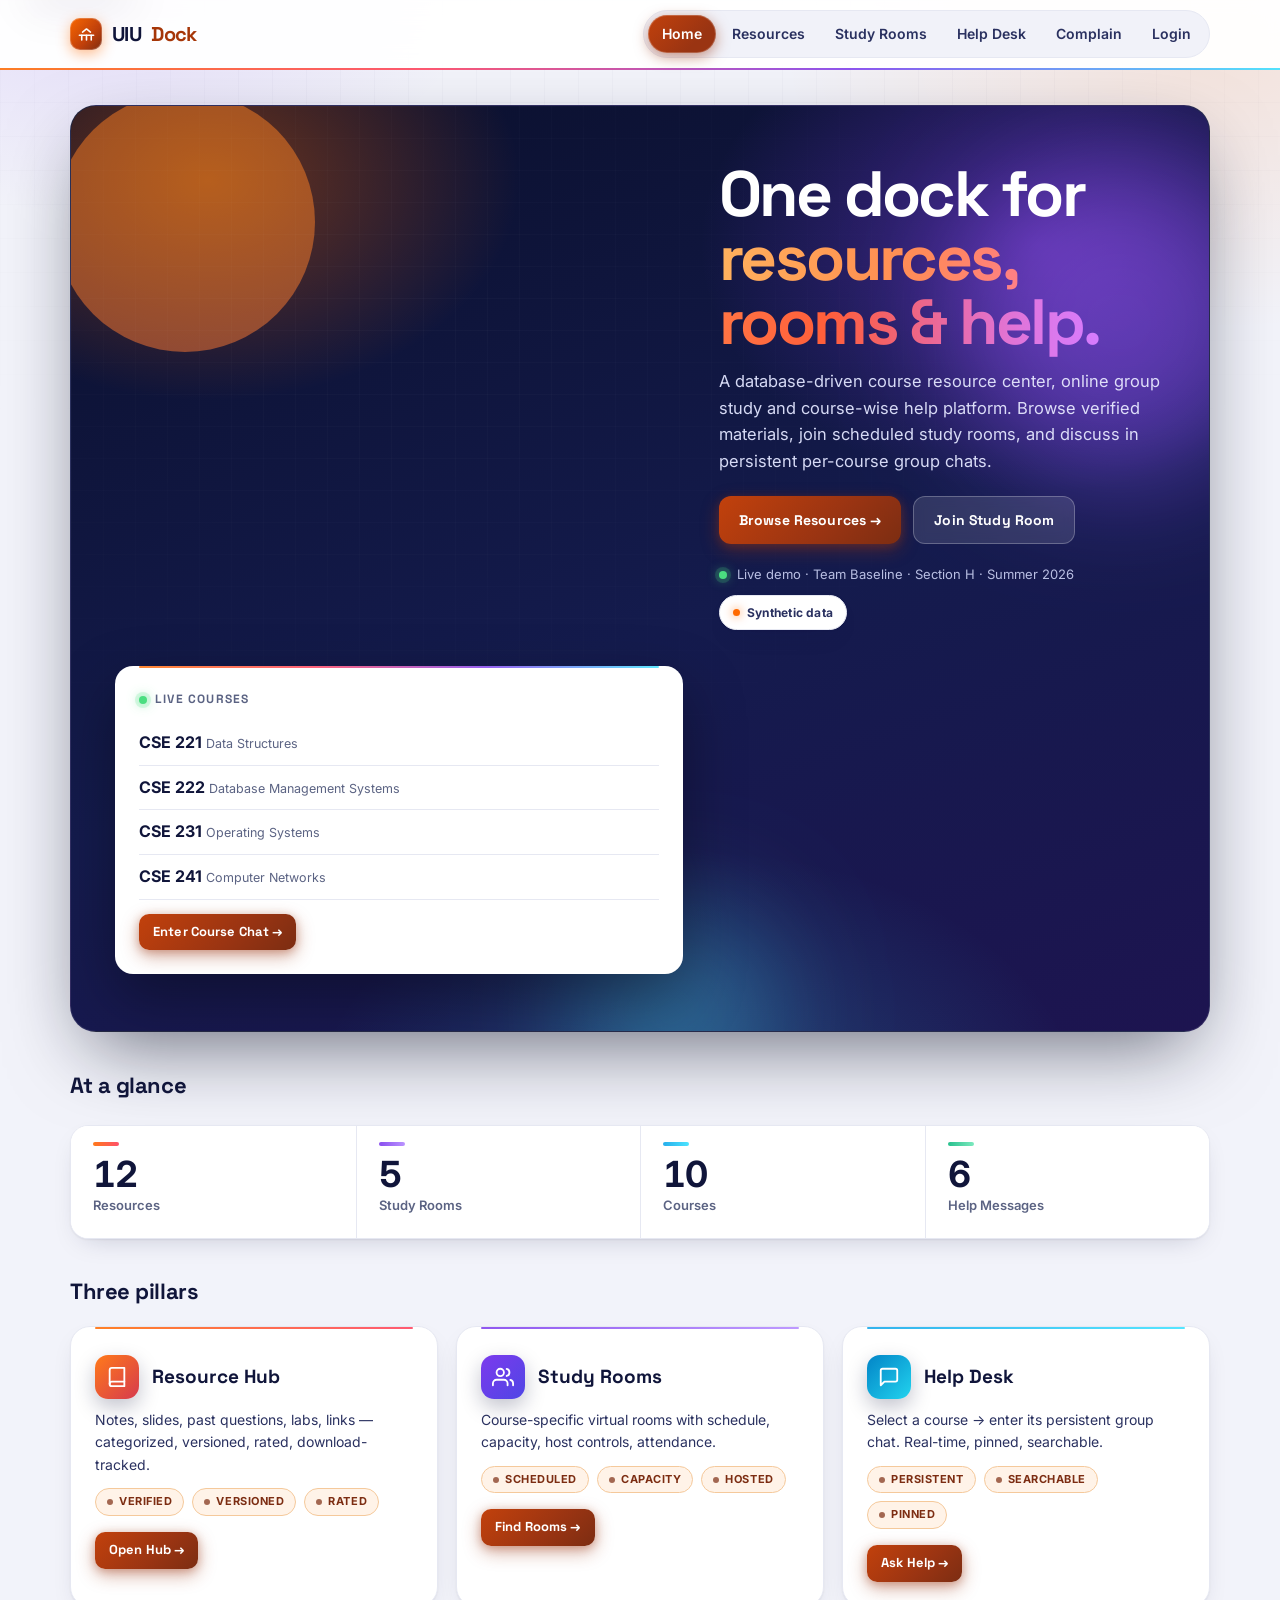
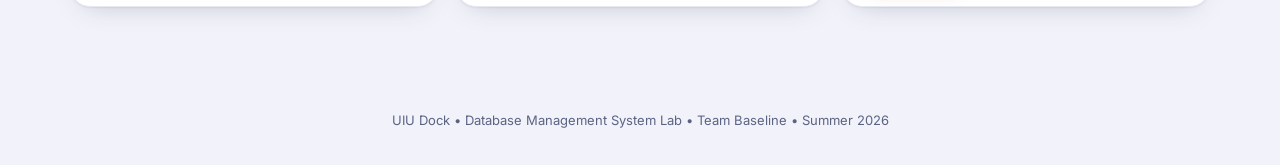
<file: frontend/index.html>
<!DOCTYPE html><html lang="en"><head><meta charset="UTF-8"><meta name="viewport" content="width=device-width,initial-scale=1">
<title>UIU Dock - Resource Center, Study Rooms & Help Desk</title>
<meta name="description" content="UIU Dock — one dock for verified course resources, scheduled study rooms and course-wise help chats.">
<meta name="theme-color" content="#FFFFFF">
<link rel="preconnect" href="https://fonts.googleapis.com"><link rel="preconnect" href="https://fonts.gstatic.com" crossorigin>
<link href="https://fonts.googleapis.com/css2?family=Inter:wght@400;500;600;700&family=Space+Grotesk:wght@500;600;700&display=swap" rel="stylesheet">
<link rel="stylesheet" href="css/styles.css"></head><body>
<a class="skip-link" href="#main">Skip to content</a>
<header class="topbar"><div class="topbar-inner"><a class="logo" href="index.html" aria-label="UIU Dock home"><span class="brand-mark" aria-hidden="true"><svg viewBox="0 0 24 24" fill="none" stroke="#fff" stroke-width="2" stroke-linecap="round" stroke-linejoin="round"><path d="M3 13h18"/><path d="M6 13v6"/><path d="M12 13v6"/><path d="M18 13v6"/><path d="M7 9l5-4 5 4"/></svg></span>UIU <span>Dock</span></a>
<button class="nav-toggle" onclick="toggleNav()" aria-label="Toggle navigation" aria-expanded="false" aria-controls="mainNav"><svg viewBox="0 0 24 24" fill="none" stroke="currentColor" stroke-width="2" stroke-linecap="round" aria-hidden="true"><path d="M4 7h16"/><path d="M4 12h16"/><path d="M4 17h16"/></svg> Menu</button>
<nav class="nav" id="mainNav" aria-label="Main"><a href="index.html" class="active" aria-current="page">Home</a><a href="resources.html">Resources</a><a href="rooms.html">Study Rooms</a><a href="help-desk.html">Help Desk</a><a href="complain.html">Complain</a><a href="admin.html">Admin</a><a href="login.html" id="loginLink">Login</a></nav><div class="notif-wrap"><button id="notifBtn" onclick="toggleNotifs(event)" aria-label="Notifications"><svg viewBox="0 0 24 24" fill="none" stroke="currentColor" stroke-width="1.8" stroke-linecap="round" stroke-linejoin="round" aria-hidden="true"><path d="M6 8a6 6 0 0 1 12 0c0 7 3 9 3 9H3s3-2 3-9"/><path d="M10.3 21a1.94 1.94 0 0 0 3.4 0"/></svg><span id="notifCount"></span></button><div id="notifPanel"></div></div></div></header>
<main class="wrap" id="main">
<div class="hero" id="hero"><div class="orb orb-a"></div><div class="orb orb-b"></div><div class="orb orb-c"></div><div class="hero-spot" id="heroSpot"></div>
<div><h1>One dock for <em>resources, rooms &amp; help.</em></h1>
<p>A database-driven course resource center, online group study and course-wise help platform. Browse verified materials, join scheduled study rooms, and discuss in persistent per-course group chats.</p>
<div class="hero-cta"><a class="btn" href="resources.html">Browse Resources →</a> <a class="btn light" href="rooms.html">Join Study Room</a></div>
<div class="hero-meta"><span class="live-dot" aria-hidden="true"></span><span>Live demo · Team Baseline · Section H · Summer 2026</span><span class="pill"><i></i>Synthetic data</span></div></div>
<div class="hero-card"><h2><span class="live-dot" aria-hidden="true"></span>Live courses</h2><div id="heroStats"></div></div></div>
<h2 data-reveal>At a glance</h2>
<div class="stat-grid" id="stats" data-reveal></div>
<h2 data-reveal>Three pillars</h2>
<div class="grid3">
<div class="card p-hub" data-reveal><div class="card-head"><div class="icon-badge ib-hub"><svg viewBox="0 0 24 24" fill="none" stroke="currentColor" stroke-width="2" stroke-linecap="round" stroke-linejoin="round"><path d="M4 19.5A2.5 2.5 0 0 1 6.5 17H20"/><path d="M6.5 2H20v20H6.5A2.5 2.5 0 0 1 4 19.5v-15A2.5 2.5 0 0 1 6.5 2z"/></svg></div><h3>Resource Hub</h3></div><p>Notes, slides, past questions, labs, links — categorized, versioned, rated, download-tracked.</p><div class="mini-row"><span class="tag">Verified</span><span class="tag">Versioned</span><span class="tag">Rated</span></div><a class="btn small" href="resources.html">Open Hub →</a></div>
<div class="card p-room" data-reveal><div class="card-head"><div class="icon-badge ib-room"><svg viewBox="0 0 24 24" fill="none" stroke="currentColor" stroke-width="2" stroke-linecap="round" stroke-linejoin="round"><path d="M17 21v-2a4 4 0 0 0-4-4H5a4 4 0 0 0-4 4v2"/><circle cx="9" cy="7" r="4"/><path d="M23 21v-2a4 4 0 0 0-3-3.87"/><path d="M16 3.13a4 4 0 0 1 0 7.75"/></svg></div><h3>Study Rooms</h3></div><p>Course-specific virtual rooms with schedule, capacity, host controls, attendance.</p><div class="mini-row"><span class="tag">Scheduled</span><span class="tag">Capacity</span><span class="tag">Hosted</span></div><a class="btn small" href="rooms.html">Find Rooms →</a></div>
<div class="card p-help" data-reveal><div class="card-head"><div class="icon-badge ib-help"><svg viewBox="0 0 24 24" fill="none" stroke="currentColor" stroke-width="2" stroke-linecap="round" stroke-linejoin="round"><path d="M21 15a2 2 0 0 1-2 2H7l-4 4V5a2 2 0 0 1 2-2h14a2 2 0 0 1 2 2z"/></svg></div><h3>Help Desk</h3></div><p>Select a course → enter its persistent group chat. Real-time, pinned, searchable.</p><div class="mini-row"><span class="tag">Persistent</span><span class="tag">Searchable</span><span class="tag">Pinned</span></div><a class="btn small" href="help-desk.html">Ask Help →</a></div>
</div></main>
<div class="footer">UIU Dock • Database Management System Lab • Team Baseline • Summer 2026</div>
<div class="toast" id="toast" role="status" aria-live="polite"></div>
<script src="js/seed.js"></script><script src="js/store.js"></script>
<script>document.documentElement.classList.add('js');
const db=getDB();
document.getElementById('stats').innerHTML=`<div class="stat"><b>${db.resources.length}</b><small>Resources</small></div><div class="stat"><b>${db.rooms.length}</b><small>Study Rooms</small></div><div class="stat"><b>${db.courses.length}</b><small>Courses</small></div><div class="stat"><b>${Object.values(db.msgs).flat().length}</b><small>Help Messages</small></div>`;
document.getElementById('heroStats').innerHTML=db.courses.slice(0,4).map(c=>`<div class="hero-course-row"><b>${c.code}</b> <span class="meta">${c.title}</span></div>`).join('')+`<div class="hero-cta-row"><a class="btn small" href="help-desk.html">Enter Course Chat →</a></div>`;
if(db.user)document.getElementById('loginLink').textContent='Hi, '+db.user.name;
const hero=document.getElementById('hero'),spot=document.getElementById('heroSpot');
if(hero&&spot&&matchMedia('(pointer:fine)').matches){hero.addEventListener('pointermove',e=>{const r=hero.getBoundingClientRect();spot.style.setProperty('--mx',((e.clientX-r.left)/r.width*100)+'%');spot.style.setProperty('--my',((e.clientY-r.top)/r.height*100)+'%');});}
const io=new IntersectionObserver(es=>es.forEach(e=>{if(e.isIntersecting){e.target.classList.add('in');io.unobserve(e.target);}}),{threshold:.12});
document.querySelectorAll('[data-reveal]').forEach(el=>io.observe(el));</script>
</body></html>
</file>
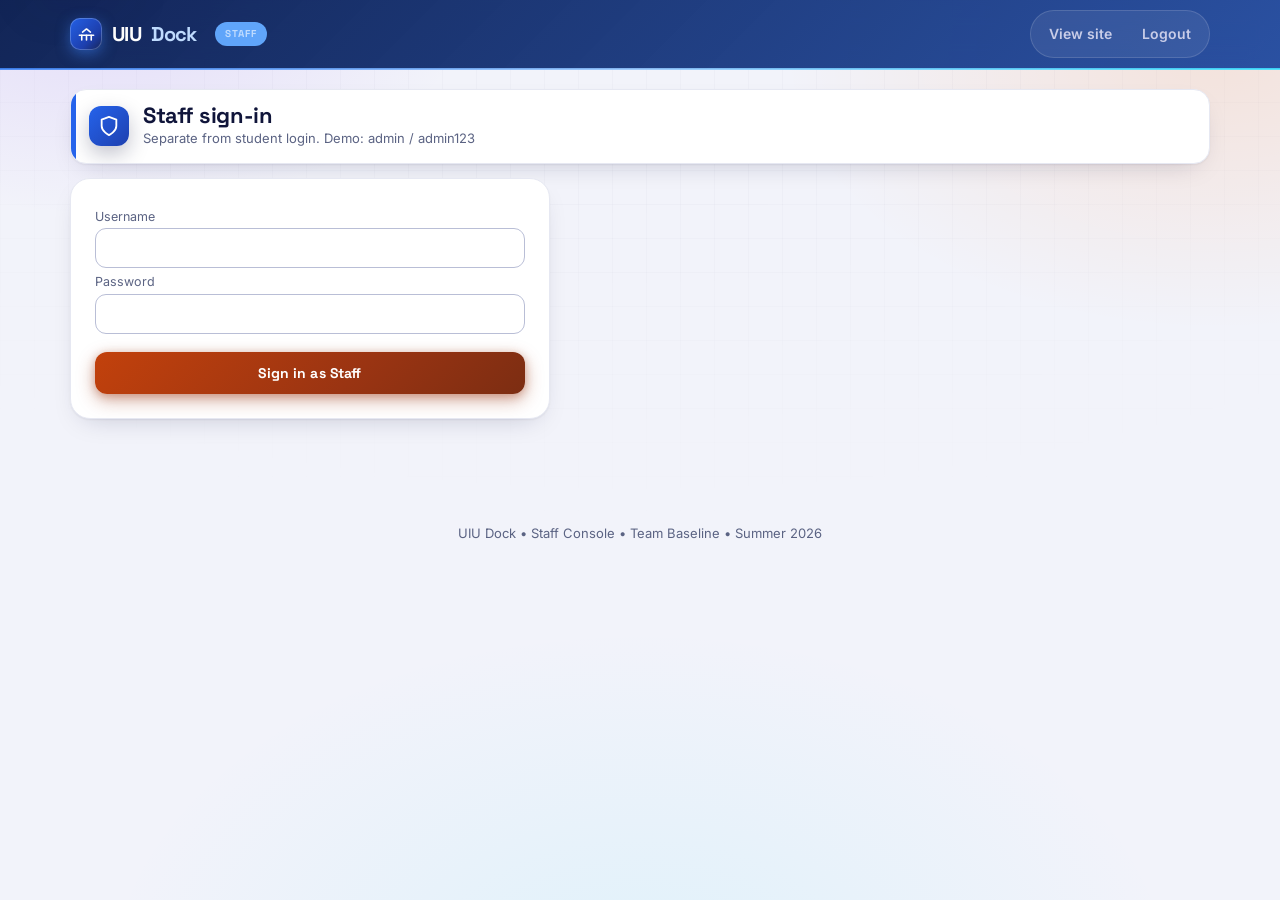
<file: frontend/admin.html>
<!DOCTYPE html><html lang="en"><head><meta charset="UTF-8"><meta name="viewport" content="width=device-width,initial-scale=1">
<title>Staff Console - UIU Dock</title>
<meta name="description" content="Separate staff console for UIU Dock moderation.">
<meta name="theme-color" content="#061A4D">
<link rel="preconnect" href="https://fonts.googleapis.com"><link rel="preconnect" href="https://fonts.gstatic.com" crossorigin>
<link href="https://fonts.googleapis.com/css2?family=Inter:wght@400;500;600;700&family=Space+Grotesk:wght@500;600;700&display=swap" rel="stylesheet">
<link rel="stylesheet" href="css/styles.css"></head><body class="pg-admin">
<a class="skip-link" href="#main">Skip to content</a>
<header class="topbar"><div class="topbar-inner"><a class="logo" href="index.html" aria-label="UIU Dock home"><span class="brand-mark" aria-hidden="true"><svg viewBox="0 0 24 24" fill="none" stroke="#fff" stroke-width="2" stroke-linecap="round" stroke-linejoin="round"><path d="M3 13h18"/><path d="M6 13v6"/><path d="M12 13v6"/><path d="M18 13v6"/><path d="M7 9l5-4 5 4"/></svg></span>UIU <span>Dock</span><span class="staff-tag">Staff</span></a>
<button class="nav-toggle" onclick="toggleNav()" aria-label="Toggle navigation" aria-expanded="false" aria-controls="mainNav"><svg viewBox="0 0 24 24" fill="none" stroke="currentColor" stroke-width="2" stroke-linecap="round" aria-hidden="true"><path d="M4 7h16"/><path d="M4 12h16"/><path d="M4 17h16"/></svg> Menu</button>
<nav class="nav" id="mainNav" aria-label="Staff"><a href="index.html">View site</a><a href="admin.html" class="active" aria-current="page">Console</a><a href="#" onclick="doLogout();return false;">Logout</a></nav></div></header>
<main class="wrap" id="main">
<div id="gate"></div>
<div id="dash" style="display:none">
<div class="page-head"><div class="icon-badge ib-admin"><svg viewBox="0 0 24 24" fill="none" stroke="currentColor" stroke-width="2" stroke-linecap="round" stroke-linejoin="round"><path d="M12 22s8-4 8-10V5l-8-3-8 3v7c0 6 8 10 8 10z"/></svg></div><div><h1>Staff Console</h1><p class="meta" id="who"></p></div></div>
<div class="admin-tabs" role="tablist" aria-label="Moderation areas">
<button data-tab="overview" class="active" onclick="tab('overview')">Overview</button>
<button data-tab="resources" onclick="tab('resources')">Resources <span class="count" id="cRes">0</span></button>
<button data-tab="courses" onclick="tab('courses')">Courses <span class="count" id="cCourse">0</span></button>
<button data-tab="rooms" onclick="tab('rooms')">Study Rooms <span class="count" id="cRoom">0</span></button>
<button data-tab="chats" onclick="tab('chats')">Help Chats <span class="count" id="cChat">0</span></button>
<button data-tab="reports" onclick="tab('reports')">Reports <span class="count" id="cRep">0</span></button>
<button data-tab="users" onclick="tab('users')">Users <span class="count" id="cUser">0</span></button>
</div>
<section class="admin-pane active" id="pane-overview">
<h2>Overview</h2>
<div class="stat-grid" id="stats" data-reveal></div>
<h2>Needs attention</h2>
<div class="att-grid" id="att"></div>
<h2>Recent activity</h2>
<ul class="recent-list" id="recent"></ul>
<h2>Trust &amp; safety</h2>
<div class="att-grid" id="safety"></div>
<div class="undo-row" style="margin-top:14px"><button class="btn ghost" onclick="askReset()">Reset Demo Data</button></div>
</section>
<section class="admin-pane" id="pane-resources">
<h2>Resource moderation</h2>
<p class="meta">Approve student uploads, remove outdated content.</p>
<h2>Pending uploads</h2>
<div class="tbl-wrap"><table class="tbl"><caption>Student uploads awaiting approval</caption><thead><tr><th scope="col">Title</th><th scope="col">Course</th><th scope="col">By</th><th scope="col">Action</th></tr></thead><tbody id="mod"></tbody></table></div>
<h2>Published resources</h2>
<div class="tbl-wrap"><table class="tbl"><caption>Live resources — remove outdated or reported items</caption><thead><tr><th scope="col">Title</th><th scope="col">Course</th><th scope="col">By</th><th scope="col">⬇</th><th scope="col">Action</th></tr></thead><tbody id="all"></tbody></table></div>
</section>
<section class="admin-pane" id="pane-courses">
<h2>Course catalog</h2>
<p class="meta">Add courses (instantly live in filters + Help Desk) or remove empty ones.</p>
<div class="toolbar"><input id="ncCode" placeholder="Code — e.g. CSE 341" style="max-width:180px" aria-label="Course code"><input id="ncTitle" placeholder="Title — e.g. Machine Learning" style="flex:1;min-width:200px" aria-label="Course title"><input id="ncSem" placeholder="Semester" value="Summer 2026" style="max-width:160px" aria-label="Semester"><button class="btn" onclick="adminAddCourse()">+ Add course</button></div>
<div class="tbl-wrap"><table class="tbl"><caption>All courses with usage</caption><thead><tr><th scope="col">Code</th><th scope="col">Title</th><th scope="col">Semester</th><th scope="col">Used in</th><th scope="col">Action</th></tr></thead><tbody id="courseRows"></tbody></table></div>
</section>
<section class="admin-pane" id="pane-rooms">
<h2>Study room moderation</h2>
<p class="meta">Close full, stale or reported rooms.</p>
<div class="tbl-wrap"><table class="tbl"><caption>All study rooms</caption><thead><tr><th scope="col">Topic</th><th scope="col">Course</th><th scope="col">Host</th><th scope="col">Joined</th><th scope="col">Action</th></tr></thead><tbody id="roomRows"></tbody></table></div>
</section>
<section class="admin-pane" id="pane-chats">
<h2>Help chat moderation</h2>
<p class="meta">Flagged messages first — review, remove, ban, mute or dismiss. Full per-course history below.</p>
<div id="flagCards"></div>
<h2>All course chats</h2>
<div id="chatMods"></div>
</section>
<section class="admin-pane" id="pane-reports">
<h2>Reports inbox</h2>
<p class="meta">Filed by students from Resources, Rooms and Help Chats.</p>
<div class="tbl-wrap"><table class="tbl"><caption>Student reports</caption><thead><tr><th scope="col">Kind</th><th scope="col">Item</th><th scope="col">By</th><th scope="col">Reason</th><th scope="col">Status</th><th scope="col">Action</th></tr></thead><tbody id="repRows"></tbody></table></div>
</section>
<section class="admin-pane" id="pane-users">
<h2>User moderation</h2>
<p class="meta">Suspend abusers (blocks uploads, joins, chat) or wipe a user's content.</p>
<div class="tbl-wrap"><table class="tbl"><caption>Contributors seen in demo data</caption><thead><tr><th scope="col">Name</th><th scope="col">Resources</th><th scope="col">Rooms</th><th scope="col">Msgs</th><th scope="col">Status</th><th scope="col">Action</th></tr></thead><tbody id="userRows"></tbody></table></div>
</section>
</div></main>
<div class="modal-bg" id="resolveModal"><div class="modal" role="dialog" aria-modal="true" aria-labelledby="rsTitle"><h2 id="rsTitle">Resolve report</h2><p class="meta" id="rsSummary"></p><div class="flag-quote" id="rsPreview"></div><label for="rsOutcome">Outcome * (verified action)</label><select id="rsOutcome"></select><label for="rsNote">Staff note (sent to the reporter)</label><input id="rsNote" placeholder="e.g. Removed — outdated syllabus version"><div class="pref"><input type="checkbox" id="rsCheck"><label for="rsCheck">I reviewed the reported content above</label></div><div class="err" id="rsErr"></div><div class="modal-actions"><button class="btn" onclick="confirmResolve()">Confirm resolution</button> <button class="btn ghost" onclick="closeModal('resolveModal')">Cancel</button></div></div></div>
<div class="footer">UIU Dock • Staff Console • Team Baseline • Summer 2026</div><div class="toast" id="toast" role="status" aria-live="polite"></div>
<script src="js/seed.js"></script><script src="js/store.js"></script>
<script>document.documentElement.classList.add('js');
let db=getDB(),lastDeleted=null;
function tab(name){
  document.querySelectorAll('.admin-tabs button').forEach(b=>b.classList.toggle('active',b.dataset.tab===name));
  document.querySelectorAll('.admin-pane').forEach(p=>p.classList.toggle('active',p.id==='pane-'+name));
}
function paint(){
  db=getDB();
  const gate=document.getElementById('gate'),dash=document.getElementById('dash');
  if(isAdmin()){
    gate.innerHTML='';dash.style.display='block';
    document.getElementById('who').textContent='Signed in as Administrator (staff only).';
    renderAll();
  } else if(db.user&&db.user.role==='student'){
    dash.style.display='none';
    gate.innerHTML=`<div class="page-head"><div class="icon-badge ib-admin"><svg viewBox="0 0 24 24" fill="none" stroke="currentColor" stroke-width="2" stroke-linecap="round" stroke-linejoin="round"><path d="M12 22s8-4 8-10V5l-8-3-8 3v7c0 6 8 10 8 10z"/></svg></div><div><h1>Restricted</h1><p class="meta">Students cannot access the staff console.</p></div></div>
    <div class="empty"><h2>Access denied</h2><p>Your student account (${escapeHTML(db.user.name)}) has no staff access.</p><a class="btn" href="index.html">Back to Home</a> <button class="btn ghost" onclick="doSwitch()">Switch account</button></div>`;
  } else {
    dash.style.display='none';
    gate.innerHTML=`<div class="page-head"><div class="icon-badge ib-admin"><svg viewBox="0 0 24 24" fill="none" stroke="currentColor" stroke-width="2" stroke-linecap="round" stroke-linejoin="round"><path d="M12 22s8-4 8-10V5l-8-3-8 3v7c0 6 8 10 8 10z"/></svg></div><div><h1>Staff sign-in</h1><p class="meta">Separate from student login. Demo: admin / admin123</p></div></div>
    <div class="card" style="max-width:480px"><label class="meta" for="au">Username</label><input id="au" autocomplete="username"><div class="err" id="eA"></div>
    <label class="meta" for="ap">Password</label><input id="ap" type="password" autocomplete="current-password"><div class="err" id="eP"></div>
    <div class="modal-actions"><button class="btn btn-block" onclick="doAdminLogin()">Sign in as Staff</button></div></div>`;
  }
}
function doAdminLogin(){const u=document.getElementById('au').value.trim(),p=document.getElementById('ap').value;
  showErr('eA',u?'':'Enter username.');showErr('eP',p?'':'Enter password.');if(!u||!p)return;
  if(adminLogin(u,p)){toast('Welcome, Staff');paint();}else{showErr('eP','Invalid staff credentials.');}}
function counts(){
  const pend=db.resources.filter(r=>r.status==='pending').length;
  const open=db.reports.filter(r=>r.status==='open').length;
  const msgs=Object.values(db.msgs).flat().length;
  document.getElementById('cRes').textContent=pend;
  document.getElementById('cCourse').textContent=db.courses.length;
  document.getElementById('cRoom').textContent=db.rooms.length;
  document.getElementById('cChat').textContent=msgs;
  document.getElementById('cRep').textContent=open;
  document.getElementById('cUser').textContent=collectUsers().length;
}
function renderAll(){
  db=getDB();if(!isAdmin())return;counts();
  const totDl=db.resources.reduce((s,r)=>s+r.dl,0);
  document.getElementById('stats').innerHTML=`<div class="stat"><b>${db.resources.length}</b><small>Resources</small></div><div class="stat"><b>${totDl}</b><small>Downloads</small></div><div class="stat"><b>${db.rooms.length}</b><small>Rooms</small></div><div class="stat"><b>${Object.values(db.msgs).flat().length}</b><small>Chat Msgs</small></div>`;
  const pendN=db.resources.filter(r=>r.status==='pending').length;
  const openN=db.reports.filter(r=>r.status==='open').length;
  const mutedN=Object.keys(db.muted||{}).filter(k=>isMuted(k)).length;
  document.getElementById('att').innerHTML=`
   <div class="att-card"><b>${pendN}</b><small>Pending uploads</small><br><button class="btn small" onclick="tab('resources')">Review →</button></div>
   <div class="att-card"><b>${openN}</b><small>Open reports</small><br><button class="btn small" onclick="tab('reports')">Open inbox →</button></div>
   <div class="att-card"><b>${db.suspended.length+mutedN}</b><small>Suspended / muted users</small><br><button class="btn small" onclick="tab('users')">Manage →</button></div>`;
  const recent=[];
  [...db.resources].slice(-3).reverse().forEach(r=>recent.push(`<b>${escapeHTML(r.t)}</b> <small>resource by ${escapeHTML(r.by)} • ${escapeHTML(r.status)}</small>`));
  [...db.rooms].slice(-2).reverse().forEach(r=>recent.push(`<b>${escapeHTML(r.t)}</b> <small>room by ${escapeHTML(r.host)} • ${r.joined}/${r.cap}</small>`));
  [...db.reports].slice(0,2).forEach(r=>recent.push(`<b>Report</b> <small>${escapeHTML(r.kind)} — ${escapeHTML(r.label)} (${escapeHTML(r.status)})</small>`));
  document.getElementById('recent').innerHTML=recent.map(x=>`<li>${x}</li>`).join('')||'<li>No activity yet.</li>';
  const flaggedNames=[...new Set(db.reports.filter(r=>r.status==='open'&&r.kind==='message').map(r=>offenderOf(r).name))];
  document.getElementById('safety').innerHTML=`
   <div class="att-card"><b>${flaggedNames.length}</b><small>Flagged chatters</small><br><button class="btn small" onclick="tab('chats')">Moderate →</button></div>
   <div class="att-card"><b>${mutedN}</b><small>Muted (timed)</small><br><button class="btn small" onclick="tab('users')">Review →</button></div>
   <div class="att-card"><b>${db.audit.length}</b><small>Audit log entries</small><br><button class="btn small" onclick="tab('chats')">View trails →</button></div>`;
  renderFlags();
  const pend=db.resources.filter(r=>r.status==='pending');
  document.getElementById('mod').innerHTML=pend.map(r=>`<tr><td>${escapeHTML(r.t)}</td><td>${escapeHTML(r.c)}</td><td>${escapeHTML(r.by)}</td><td class="mod-row"><button class="btn small" onclick="ap(${r.id})">Approve</button> <button class="btn small ghost" onclick="askRj(${r.id})">Reject</button></td></tr>`).join('')||'<tr><td colspan="4">Queue empty — student uploads will appear here.</td></tr>';
  const live=db.resources.filter(r=>r.status==='approved');
  document.getElementById('all').innerHTML=live.map(r=>`<tr><td>${escapeHTML(r.t)}</td><td>${escapeHTML(r.c)}</td><td>${escapeHTML(r.by)}</td><td>${r.dl}</td><td class="mod-row"><button class="btn small ghost" onclick="delRes(${r.id})">Remove</button></td></tr>`).join('')||'<tr><td colspan="5">No published resources.</td></tr>';
  document.getElementById('roomRows').innerHTML=db.rooms.map(r=>`<tr><td>${escapeHTML(r.t)}</td><td>${escapeHTML(r.c)}</td><td>${escapeHTML(r.host)}</td><td>${r.joined}/${r.cap}</td><td class="mod-row"><button class="btn small ghost" onclick="delRoom(${r.id})">Close room</button></td></tr>`).join('')||'<tr><td colspan="5">No rooms.</td></tr>';
  document.getElementById('chatMods').innerHTML=db.courses.map(c=>{
    const list=db.msgs[c.code]||[];
    return `<details class="chat-mod"><summary>${escapeHTML(c.code)} — ${escapeHTML(c.title)} (${list.length} msgs)</summary>
    ${list.map(m=>msgCard(c.code,m)).join('')||'<div class="empty"><h2>No messages</h2><p>Nothing in this course chat yet.</p></div>'}
    ${list.length?`<div style="padding:4px 14px 14px"><button class="btn small ghost" onclick="clearChat('${c.code}')">Clear whole chat</button></div>`:''}</details>`;
  }).join('');
function msgCard(course,m){
  const acc=db.accounts.find(a=>a.name.toLowerCase()===String(m.u).toLowerCase());
  const trust=trustOf(m.u);
  const logs=db.audit.filter(a=>(a.target||'').toLowerCase().indexOf(String(m.u).toLowerCase())>-1);
  return `<div class="flag-card slim">
   <div class="flag-user"><span class="avatar">${escapeHTML(String(m.u).trim().charAt(0).toUpperCase())}</span>
    <span class="flag-name">${escapeHTML(m.u)}</span><span class="flag-alias">(${acc?'SID: '+escapeHTML(acc.sid):'Unverified alias'})</span><span class="flag-trust">Trust Score: ${trust}/100</span><span class="flag-time">${escapeHTML(m.t)}</span></div>
   <div class="flag-quote">${escapeHTML(m.x)}${(m.atts||[]).length?`<br><small>📎 ${(m.atts||[]).length} attachment(s): ${escapeHTML((m.atts||[]).map(a=>a.name).join(', '))}</small>`:''}</div>
   <div class="flag-actions">
    <button class="btn small" onclick="delMsg('${course}','${m.id}')">Remove Message</button>
    <button class="btn small navy" onclick="banUserMsg('${course}','${m.id}')">Ban ${escapeHTML(String(m.u).split(' ')[0])}</button>
    <button class="btn small pale" onclick="muteUserMsg('${course}','${m.id}')">Mute (7 Days)</button>
   </div>
   <details class="audit-logs"><summary>Audit Trail (${logs.length} log${logs.length===1?'':'s'})</summary>
    <ul>${logs.map(l=>`<li><b>${escapeHTML(l.action)}</b> — ${escapeHTML(l.target)} <small>• ${escapeHTML(l.by)} • ${escapeHTML(l.at)}</small></li>`).join('')||'<li>No logs for this user yet.</li>'}</ul>
   </details></div>`;
}
function banUserMsg(course,id){const m=(db.msgs[course]||[]).find(x=>String(x.id)===String(id));if(!m)return;
  if(!confirm('Ban '+m.u+'? They lose upload/join/chat access.'))return;
  if(!db.suspended.includes(m.u))db.suspended.push(m.u);
  audit('Banned user',m.u+' @ '+course);saveDB(db);renderAll();toast(m.u+' banned');}
function muteUserMsg(course,id){const m=(db.msgs[course]||[]).find(x=>String(x.id)===String(id));if(!m)return;
  if(!confirm('Mute '+m.u+' for 7 days? They can read but not send.'))return;
  db.muted=db.muted||{};db.muted[m.u]=Date.now()+7*864e5;audit('Muted user (7 days)',m.u+' @ '+course);saveDB(db);renderAll();toast(m.u+' muted 7 days');}
  document.getElementById('repRows').innerHTML=db.reports.map(r=>`<tr class="${r.status==='open'?'report-open':'report-done'}"><td>${escapeHTML(r.kind)}</td><td>${escapeHTML(r.label)}${r.course?' ('+escapeHTML(r.course)+')':''}</td><td>${escapeHTML(r.by)}</td><td>${escapeHTML(r.reason)}</td><td><span class="badge ${r.status==='open'?'pend':'ok'}">${escapeHTML(r.status)}</span>${r.outcome?`<br><small class="meta">${escapeHTML(r.outcome)}</small>`:''}</td><td class="mod-row">${r.status==='open'?`<button class="btn small" onclick="openResolveModal('${r.id}')">Resolve</button>`:''}<button class="btn small ghost" onclick="delRep('${r.id}')">Delete</button></td></tr>`).join('')||'<tr><td colspan="6">No reports. Students can file them from Resources, Rooms and Help Chats.</td></tr>';
  const users=collectUsers();
  document.getElementById('userRows').innerHTML=users.map(u=>{const susp=db.suspended.includes(u.name);
    const up=canUpload(u.name),cp=canAddCourse(u.name);
    return `<tr><td>${escapeHTML(u.name)}</td><td>${u.res}</td><td>${u.rooms}</td><td>${u.msgs}</td><td><span class="badge ${susp?'pend':'ok'}">${susp?'suspended':'active'}</span></td><td class="mod-row">${susp?`<button class="btn small" onclick="unsuspend('${escapeHTML(u.name)}')">Unsuspend</button>`:`<button class="btn small ghost" onclick="suspend('${escapeHTML(u.name)}')">Suspend</button>`} <button class="btn small ghost" onclick="wipeUser('${escapeHTML(u.name)}')">Wipe content</button><br><button class="btn small ${up?'ghost':''}" onclick="setPermU('${escapeHTML(u.name)}','upload')">${up?'Revoke upload':'Allow upload'}</button> <button class="btn small ${cp?'':'ghost'}" onclick="setPermU('${escapeHTML(u.name)}','courses')">${cp?'Revoke courses':'Allow courses'}</button></td></tr>`;}).join('')||'<tr><td colspan="6">No contributors yet.</td></tr>';
  document.getElementById('courseRows').innerHTML=db.courses.map(c=>{
    const uses=db.resources.filter(r=>r.c===c.code).length+db.rooms.filter(r=>r.c===c.code).length+(db.msgs[c.code]||[]).length;
    return `<tr><td>${escapeHTML(c.code)}</td><td>${escapeHTML(c.title)}</td><td>${escapeHTML(c.semester||'')}</td><td>${uses} item${uses===1?'':'s'}</td><td>${uses?'<span class="meta">in use</span>':`<button class="btn small ghost" onclick="delCourse('${escapeHTML(c.code)}')">Remove</button>`}</td></tr>`;}).join('');
}
function setPermU(name,kind){
  const now=kind==='upload'?canUpload(name):canAddCourse(name);
  db.perms[kind]=db.perms[kind]||{};db.perms[kind][name]=!now;
  audit((!now?'Granted ':'Revoked ')+(kind==='upload'?'upload permission':'course-add permission'),name);
  saveDB(db);renderAll();
  toast((!now?'Granted ':'Revoked ')+name+' — '+(kind==='upload'?'uploads':'course adds'));
}
function adminAddCourse(){
  const code=document.getElementById('ncCode').value.trim().toUpperCase(),title=document.getElementById('ncTitle').value.trim(),sem=document.getElementById('ncSem').value.trim()||'Summer 2026';
  if(!code||!title){toast('Enter course code and title');return;}
  if(db.courses.some(c=>c.code.toLowerCase()===code.toLowerCase())){toast('That course already exists');return;}
  db.courses.push({code,title,semester:sem});audit('Added course',code+' — '+title);saveDB(db);
  document.getElementById('ncCode').value='';document.getElementById('ncTitle').value='';
  renderAll();toast(code+' added');
}
function delCourse(code){
  const uses=db.resources.filter(r=>r.c===code).length+db.rooms.filter(r=>r.c===code).length+(db.msgs[code]||[]).length;
  if(uses){toast('Course in use — remove its content first');return;}
  if(!confirm('Remove course '+code+'?'))return;
  db.courses=db.courses.filter(c=>c.code!==code);audit('Removed course',code);saveDB(db);renderAll();toast(code+' removed');
}
function collectUsers(){
  const map={};
  db.resources.forEach(r=>{map[r.by]=map[r.by]||{name:r.by,res:0,rooms:0,msgs:0};map[r.by].res++;});
  db.rooms.forEach(r=>{map[r.host]=map[r.host]||{name:r.host,res:0,rooms:0,msgs:0};map[r.host].rooms++;});
  Object.values(db.msgs).flat().forEach(m=>{map[m.u]=map[m.u]||{name:m.u,res:0,rooms:0,msgs:0};map[m.u].msgs++;});
  return Object.values(map).filter(u=>u.name!=='Administrator').sort((a,b)=>(b.res+b.rooms+b.msgs)-(a.res+a.rooms+a.msgs));
}
let flagCache=[];
function offenderOf(rep){
  const list=db.msgs[rep.course]||[];
  const m=rep.refId!=null?list.find(x=>String(x.id)===String(rep.refId)):null;
  if(m)return {name:m.u,text:m.x};
  const name=(rep.label||'Unknown').split(':')[0].trim()||'Unknown';
  return {name,text:(rep.label||'').split(':').slice(1).join(':').trim()||rep.label};
}
function flagCategory(reason){
  const s=(reason||'').toLowerCase();
  if(/leak|cheat|dishonest|exam|unfair|plagiar|answer key/.test(s))return 'ACADEMIC DISHONESTY & UNFAIR MEANS';
  if(/spam|advert|promo|telegram|dm me/.test(s))return 'SPAM & SOLICITATION';
  if(/abus|harass|hate|threat|slur/.test(s))return 'HARASSMENT & ABUSE';
  return 'FLAGGED CONTENT';
}
function renderFlags(){
  const groups={};
  db.reports.filter(r=>r.status==='open'&&r.kind==='message').forEach(r=>{
    const key=(r.course||'?')+'|'+(r.refId!=null?r.refId:r.label);
    (groups[key]=groups[key]||{course:r.course,refId:r.refId,items:[]}).items.push(r);
  });
  flagCache=Object.values(groups);
  document.getElementById('flagCards').innerHTML=flagCache.map((g,i)=>{
    const o=offenderOf(g.items[0]);
    const acc=db.accounts.find(a=>a.name.toLowerCase()===o.name.toLowerCase());
    const trust=trustOf(o.name);
    const when=g.items.map(x=>x.at).filter(Boolean).pop()||'recently';
    const logs=db.audit.filter(a=>(a.target||'').toLowerCase().indexOf(o.name.toLowerCase())>-1);
    return `<div class="flag-card">
     <div class="flag-head"><span class="flag-cat">⚠ REPORT: ${flagCategory(g.items[0].reason)}</span><span class="flag-n">${g.items.length} Flag Report${g.items.length>1?'s':''}</span><span class="flag-time">${escapeHTML(when)}</span></div>
     <div class="flag-user"><span class="flag-noentry"><svg viewBox="0 0 24 24" fill="none" stroke="currentColor" stroke-width="2" stroke-linecap="round" stroke-linejoin="round"><circle cx="12" cy="12" r="10"/><line x1="4.9" y1="4.9" x2="19.1" y2="19.1"/></svg></span>
      <span class="flag-name">${escapeHTML(o.name)}</span><span class="flag-alias">(${acc?'SID: '+escapeHTML(acc.sid):'Unverified alias'})</span><span class="flag-trust">Trust Score: ${trust}/100</span></div>
     <div class="flag-quote">${escapeHTML(o.text||'(message unavailable)')}</div>
     <div class="flag-actions">
      <button class="btn small" onclick="flagRemove(${i})">Remove Message</button>
      <button class="btn small navy" onclick="flagBan(${i})">Ban ${escapeHTML(o.name.split(' ')[0])}</button>
      <button class="btn small pale" onclick="flagMute(${i})">Mute (7 Days)</button>
      <button class="btn small linklike" onclick="flagDismiss(${i})">Dismiss False Alarm</button>
     </div>
     <details class="audit-logs"><summary>Audit Trail (${logs.length} log${logs.length===1?'':'s'})</summary>
      <ul>${logs.map(l=>`<li><b>${escapeHTML(l.action)}</b> — ${escapeHTML(l.target)} <small>• ${escapeHTML(l.by)} • ${escapeHTML(l.at)}</small></li>`).join('')||'<li>No logs for this user yet.</li>'}</ul>
     </details></div>`;
  }).join('')||'<div class="empty"><h2>No flagged messages</h2><p>Student reports on chat messages will appear here as review cards.</p></div>';
}
function flagResolveGroup(g){g.items.forEach(r=>{const x=db.reports.find(y=>String(y.id)===String(r.id));if(x)x.status='resolved';});}
function flagRemove(i){const g=flagCache[i];if(!g)return;const o=offenderOf(g.items[0]);
  if(!confirm('Remove this message from '+(g.course||'chat')+'?'))return;
  if(g.refId!=null&&db.msgs[g.course])db.msgs[g.course]=db.msgs[g.course].filter(x=>String(x.id)!==String(g.refId));
  flagResolveGroup(g);audit('Removed flagged message',o.name+' @ '+(g.course||''));saveDB(db);renderAll();toast('Message removed');}
function flagBan(i){const g=flagCache[i];if(!g)return;const o=offenderOf(g.items[0]);
  if(!confirm('Ban '+o.name+'? They lose upload/join/chat access.'))return;
  if(!db.suspended.includes(o.name))db.suspended.push(o.name);
  flagResolveGroup(g);audit('Banned user',o.name+' @ '+(g.course||''));tell(o.name,'general','You were banned by staff — upload, join and chat are blocked','index.html');saveDB(db);renderAll();toast(o.name+' banned');}
function flagMute(i){const g=flagCache[i];if(!g)return;const o=offenderOf(g.items[0]);
  if(!confirm('Mute '+o.name+' for 7 days? They can read but not send.'))return;
  db.muted=db.muted||{};db.muted[o.name]=Date.now()+7*864e5;audit('Muted user (7 days)',o.name+' @ '+(g.course||''));flagResolveGroup(g);tell(o.name,'general','You were muted for 7 days by staff','help-desk.html');saveDB(db);renderAll();toast(o.name+' muted 7 days');}
function flagDismiss(i){const g=flagCache[i];if(!g)return;const o=offenderOf(g.items[0]);
  flagResolveGroup(g);audit('Dismissed false alarm',o.name+' @ '+(g.course||''));[...new Set(g.items.map(r=>r.by))].forEach(b=>tell(b,'reports','Update: a report you filed was reviewed (no violation found)','help-desk.html'));saveDB(db);renderAll();toast('Dismissed as false alarm');}
function linkByKind(kind){return {complaint:'complain.html',resource:'resources.html',room:'rooms.html',message:'help-desk.html'}[kind]||'index.html';}
function ap(id){const r=db.resources.find(x=>x.id===id);if(!r)return;r.status='approved';audit('Approved resource',r.t+' ('+r.c+')');tell(r.by,'uploads','Approved: "'+r.t+'" is now live in '+r.c,'resources.html');saveDB(db);renderAll();toast('Approved');}
function askRj(id){const r=db.resources.find(x=>x.id===id);if(!r)return;if(!confirm('Reject and remove "'+r.t+'"?'))return;
  db.resources=db.resources.filter(x=>x.id!==id);audit('Rejected resource',r.t+' ('+r.c+')');tell(r.by,'uploads','Not approved: "'+r.t+'" was rejected by staff','resources.html');saveDB(db);renderAll();toast('Rejected/removed');}
function delRes(id){const r=db.resources.find(x=>x.id===id);if(!r)return;if(!confirm('Remove "'+r.t+'" from the hub?'))return;
  lastDeleted={type:'res',item:r};db.resources=db.resources.filter(x=>x.id!==id);audit('Removed resource',r.t);tell(r.by,'uploads','Removed by staff: "'+r.t+'"','resources.html');saveDB(db);renderAll();toast('Resource removed',undoDel);}
function delRoom(id){const r=db.rooms.find(x=>x.id===id);if(!r)return;if(!confirm('Close room "'+r.t+'"? Members lose access.'))return;
  lastDeleted={type:'room',item:r};db.rooms=db.rooms.filter(x=>x.id!==id);audit('Closed room',r.t+' ('+r.c+')');tell(r.host,'rooms','Closed by staff: "'+r.t+'"','rooms.html');saveDB(db);renderAll();toast('Room closed',undoDel);}
function delMsg(course,id){const list=db.msgs[course]||[];const m=list.find(x=>String(x.id)===String(id));if(!m)return;if(!confirm('Delete this message from '+course+'?'))return;
  db.msgs[course]=list.filter(x=>String(x.id)!==String(id));audit('Removed message',m.u+' @ '+course);tell(m.u,'general','A message of yours in '+course+' was removed by staff','help-desk.html');saveDB(db);renderAll();toast('Message deleted');}
function clearChat(course){if(!confirm('Clear ALL messages in '+course+'?'))return;
  db.msgs[course]=[];audit('Cleared chat',course);saveDB(db);renderAll();toast('Chat cleared');}
/* Page-local audit/notify: append to the SAME db object, saved once by the caller.
   (store.js logAudit()/notify() re-read storage, so mixing them with saveDB(db)
   silently discards the audit rows and notifications just written.) */
function stamp(){return new Date().toLocaleString([],{month:'short',day:'numeric',hour:'numeric',minute:'2-digit'});}
function actor(){return (db.user&&db.user.name)||'Administrator';}
function audit(action,target){db.audit=db.audit||[];db.audit.unshift({at:stamp(),by:actor(),action:action,target:target||''});db.audit=db.audit.slice(0,100);}
function tell(name,type,text,link){db.notifs=db.notifs||[];db.notifs.unshift({id:'n'+Date.now()+Math.floor(Math.random()*999),for:name||null,type:type||'general',text:text,link:link||'',at:stamp(),readBy:[]});db.notifs=db.notifs.slice(0,80);}
let rsId=null;
function reportPreview(r){
  if(r.kind==='resource'){const x=r.refId!=null?db.resources.find(y=>y.id===r.refId):null;
    if(x)return '📦 '+x.t+' ('+x.c+' by '+x.by+', ⬇'+x.dl+' downloads)';
    return r.label?('📦 Reported: '+r.label):'(target already removed)';}
  if(r.kind==='room'){const x=r.refId!=null?db.rooms.find(y=>y.id===r.refId):null;
    if(x)return '🏠 '+x.t+' ('+x.c+', host '+x.host+', '+x.joined+'/'+x.cap+' joined)';
    return r.label?('🏠 Reported: '+r.label):'(target already closed)';}
  if(r.kind==='message'){const m=r.refId!=null?(db.msgs[r.course]||[]).find(y=>String(y.id)===String(r.refId)):null;
    if(m)return '💬 '+m.u+': "'+m.x+'"';
    return r.label?('💬 Reported: '+r.label):'(target already removed)';}
  return '📝 Complaint details: '+r.reason;
}
function resolveOptions(kind){
  const o=[['dismiss','Dismiss — no violation found']];
  if(kind==='resource')o.push(['remove','Remove the reported resource']);
  if(kind==='room')o.push(['close','Close the reported room']);
  if(kind==='message')o.push(['remove','Remove the reported message']);
  if(kind==='complaint')o.push(['resolve','Mark resolved (reporter notified)']);
  return o;
}
function openResolveModal(id){
  const r=db.reports.find(x=>String(x.id)===String(id));if(!r||r.status!=='open')return;rsId=id;
  document.getElementById('rsSummary').textContent=r.kind+' • '+r.label+' • reported by '+r.by+' • reason: "'+r.reason+'"';
  document.getElementById('rsPreview').textContent=reportPreview(r);
  document.getElementById('rsOutcome').innerHTML=resolveOptions(r.kind).map(o=>`<option value="${o[0]}">${o[1]}</option>`).join('');
  document.getElementById('rsNote').value='';document.getElementById('rsCheck').checked=false;showErr('rsErr','');
  openModal('resolveModal');
}
function confirmResolve(){
  const r=db.reports.find(x=>String(x.id)===String(rsId));if(!r)return;
  const outcome=document.getElementById('rsOutcome').value;
  const note=document.getElementById('rsNote').value.trim();
  if(!document.getElementById('rsCheck').checked){showErr('rsErr','Confirm you reviewed the content first.');return;}
  const actionLabel=(resolveOptions(r.kind).find(o=>o[0]===outcome)||[outcome,outcome])[1];
  /* audit()/tell() are the page-level helpers above (single-copy save below) */
  if(outcome==='remove'&&r.kind==='resource'){
    const i=db.resources.findIndex(y=>y.id===r.refId);
    if(i>-1){const t=db.resources[i];db.resources.splice(i,1);
      tell(t.by,'uploads','Removed by staff: "'+t.t+'"'+(note?' — '+note:''),'resources.html');
      audit('Removed reported resource',t.t+' ('+t.c+')');}
    else toast('Target already gone — resolving report only');
  }
  if(outcome==='close'&&r.kind==='room'){
    const i=db.rooms.findIndex(y=>y.id===r.refId);
    if(i>-1){const t=db.rooms[i];db.rooms.splice(i,1);
      tell(t.host,'rooms','Closed by staff: "'+t.t+'"'+(note?' — '+note:''),'rooms.html');
      audit('Closed reported room',t.t+' ('+t.c+')');}
    else toast('Target already gone — resolving report only');
  }
  if(outcome==='remove'&&r.kind==='message'){
    const list=db.msgs[r.course]||[];const i=list.findIndex(y=>String(y.id)===String(r.refId));
    if(i>-1){const t=list[i];list.splice(i,1);
      tell(t.u,'general','A message of yours in '+r.course+' was removed by staff'+(note?' — '+note:''),'help-desk.html');
      audit('Removed reported message',t.u+' @ '+r.course);}
    else toast('Target already gone — resolving report only');
  }
  r.status=outcome==='dismiss'?'dismissed':'resolved';
  r.outcome=actionLabel;r.note=note;
  r.resolvedAt=stamp();
  audit('Resolved report ('+actionLabel+')',r.kind+': '+r.label+(note?' — '+note:''));
  tell(r.by,'reports',(outcome==='dismiss'?'No violation: ':'Resolved: ')+r.kind+' — '+r.label+(note?' ('+note+')':''),linkByKind(r.kind));
  saveDB(db);closeModal('resolveModal');renderAll();paintNotifs();
  toast('Report '+r.status+(outcome==='dismiss'?' (false alarm)':''));
}
function delRep(id){db.reports=db.reports.filter(x=>String(x.id)!==String(id));saveDB(db);renderAll();}
function suspend(name){if(!confirm('Suspend '+name+'? They cannot upload, join or chat.'))return;
  if(!db.suspended.includes(name))db.suspended.push(name);audit('Suspended user',name);tell(name,'general','Your account was suspended by staff','index.html');saveDB(db);renderAll();toast(name+' suspended');}
function unsuspend(name){db.suspended=db.suspended.filter(x=>x!==name);audit('Reinstated user',name);tell(name,'general','Your account was reinstated — welcome back','index.html');saveDB(db);renderAll();toast(name+' reinstated');}
function wipeUser(name){if(!confirm('Delete ALL content by '+name+' (resources, rooms, messages)?'))return;
  lastDeleted={type:'user',name,snapshot:JSON.stringify(db)};db.resources=db.resources.filter(r=>r.by!==name);
  db.rooms=db.rooms.filter(r=>r.host!==name);
  Object.keys(db.msgs).forEach(c=>{db.msgs[c]=db.msgs[c].filter(m=>m.u!==name);});
  saveDB(db);renderAll();toast('Content wiped',undoDel);}
function undoDel(){if(!lastDeleted)return;
  if(lastDeleted.type==='res')db.resources.unshift(lastDeleted.item);
  else if(lastDeleted.type==='room')db.rooms.unshift(lastDeleted.item);
  else if(lastDeleted.type==='user'){const s=JSON.parse(lastDeleted.snapshot);db.resources=s.resources;db.rooms=s.rooms;db.msgs=s.msgs;}
  lastDeleted=null;saveDB(db);renderAll();}
function doLogout(){logout();location.href='index.html';}
function doSwitch(){logout();paint();window.scrollTo(0,0);}
function askReset(){if(!isAdmin())return;if(!confirm('Reset all demo data? This clears LocalStorage.'))return;localStorage.removeItem('uiu_dock_v1');location.reload();}
paint();
const io=new IntersectionObserver(es=>es.forEach(e=>{if(e.isIntersecting){e.target.classList.add('in');io.unobserve(e.target);}}),{threshold:.1});
document.querySelectorAll('[data-reveal]').forEach(el=>io.observe(el));
</script></body></html>
</file>
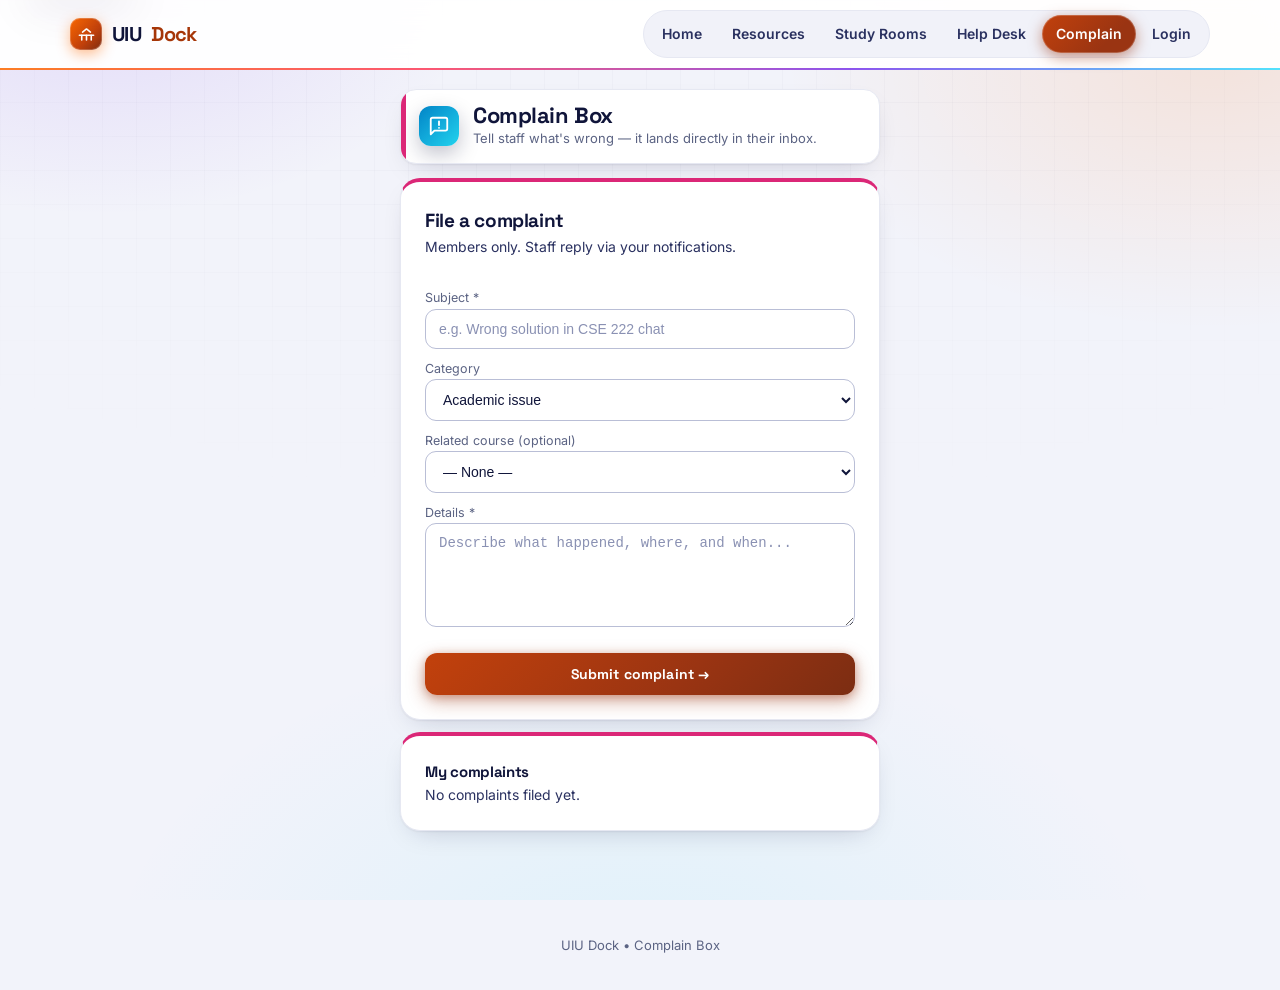
<file: frontend/complain.html>
<!DOCTYPE html><html lang="en"><head><meta charset="UTF-8"><meta name="viewport" content="width=device-width,initial-scale=1">
<title>Complain Box - UIU Dock</title>
<meta name="description" content="File a complaint to UIU Dock staff.">
<meta name="theme-color" content="#FFFFFF">
<link rel="preconnect" href="https://fonts.googleapis.com"><link rel="preconnect" href="https://fonts.gstatic.com" crossorigin>
<link href="https://fonts.googleapis.com/css2?family=Inter:wght@400;500;600;700&family=Space+Grotesk:wght@500;600;700&display=swap" rel="stylesheet">
<link rel="stylesheet" href="css/styles.css"></head><body class="pg-login">
<a class="skip-link" href="#main">Skip to content</a>
<header class="topbar"><div class="topbar-inner"><a class="logo" href="index.html" aria-label="UIU Dock home"><span class="brand-mark" aria-hidden="true"><svg viewBox="0 0 24 24" fill="none" stroke="#fff" stroke-width="2" stroke-linecap="round" stroke-linejoin="round"><path d="M3 13h18"/><path d="M6 13v6"/><path d="M12 13v6"/><path d="M18 13v6"/><path d="M7 9l5-4 5 4"/></svg></span>UIU <span>Dock</span></a>
<button class="nav-toggle" onclick="toggleNav()" aria-label="Toggle navigation" aria-expanded="false" aria-controls="mainNav"><svg viewBox="0 0 24 24" fill="none" stroke="currentColor" stroke-width="2" stroke-linecap="round" aria-hidden="true"><path d="M4 7h16"/><path d="M4 12h16"/><path d="M4 17h16"/></svg> Menu</button>
<nav class="nav" id="mainNav" aria-label="Main"><a href="index.html">Home</a><a href="resources.html">Resources</a><a href="rooms.html">Study Rooms</a><a href="help-desk.html">Help Desk</a><a href="complain.html" class="active" aria-current="page">Complain</a><a href="login.html">Login</a></nav><div class="notif-wrap"><button id="notifBtn" onclick="toggleNotifs(event)" aria-label="Notifications"><svg viewBox="0 0 24 24" fill="none" stroke="currentColor" stroke-width="1.8" stroke-linecap="round" stroke-linejoin="round" aria-hidden="true"><path d="M6 8a6 6 0 0 1 12 0c0 7 3 9 3 9H3s3-2 3-9"/><path d="M10.3 21a1.94 1.94 0 0 0 3.4 0"/></svg><span id="notifCount"></span></button><div id="notifPanel"></div></div></div></header>
<main class="wrap wrap-narrow" id="main">
<div class="page-head" data-reveal><div class="icon-badge ib-help"><svg viewBox="0 0 24 24" fill="none" stroke="currentColor" stroke-width="2" stroke-linecap="round" stroke-linejoin="round"><path d="M21 15a2 2 0 0 1-2 2H7l-4 4V5a2 2 0 0 1 2-2h14a2 2 0 0 1 2 2z"/><line x1="12" y1="7" x2="12" y2="11"/><line x1="12" y1="14" x2="12.01" y2="14"/></svg></div><div><h1>Complain Box</h1><p class="meta">Tell staff what's wrong — it lands directly in their inbox.</p></div></div>
<div class="card" data-reveal style="margin-top:14px"><h2>File a complaint</h2><p class="meta">Members only. Staff reply via your notifications.</p><br>
<label class="meta" for="cSub">Subject *</label><input id="cSub" placeholder="e.g. Wrong solution in CSE 222 chat"><div class="err" id="eSub"></div>
<label class="meta" for="cCat" style="margin-top:10px;display:block">Category</label><select id="cCat"><option>Academic issue</option><option>Harassment / abuse</option><option>Spam</option><option>Wrong / outdated content</option><option>Technical problem</option><option>Other</option></select>
<label class="meta" for="cCourse" style="margin-top:10px;display:block">Related course (optional)</label><select id="cCourse"><option value="">— None —</option></select>
<label class="meta" for="cDet" style="margin-top:10px;display:block">Details *</label><textarea id="cDet" rows="5" placeholder="Describe what happened, where, and when..."></textarea><div class="err" id="eDet"></div><br>
<div class="modal-actions"><button class="btn btn-block" onclick="doComplain()">Submit complaint →</button></div>
</div>
<div class="card" data-reveal style="margin-top:12px"><h2 style="font-size:15px">My complaints</h2><div id="mine"></div></div>
</main>
<div class="footer">UIU Dock • Complain Box</div>
<div class="toast" id="toast" role="status" aria-live="polite"></div>
<script src="js/seed.js"></script><script src="js/store.js"></script>
<script>document.documentElement.classList.add('js');
let db=getDB();
const cc=document.getElementById('cCourse');
db.courses.forEach(c=>{cc.innerHTML+=`<option>${c.code}</option>`;});
function renderMine(){
  const me=db.user?db.user.name:null;
  const mine=me?db.reports.filter(r=>r.kind==='complaint'&&r.by===me):[];
  document.getElementById('mine').innerHTML=mine.map(r=>`<div class="set-row"><div class="grow"><b>${escapeHTML(r.label)}</b><p class="meta">${escapeHTML(r.reason)} • <span class="badge ${r.status==='open'?'pend':'ok'}">${escapeHTML(r.status)}</span></p></div></div>`).join('')||'<p class="meta">No complaints filed yet.</p>';
}
function doComplain(){
  if(!requireAuth('Create an account to file complaints'))return;
  const s=document.getElementById('cSub').value.trim(),d=document.getElementById('cDet').value.trim();
  showErr('eSub',s?'':'Enter a subject.');showErr('eDet',d?'':'Describe the issue.');
  if(!s||!d)return;
  const cat=document.getElementById('cCat').value,course=cc.value;
  if(fileReport('complaint',{label:'['+cat+'] '+s,course:course||null,reason:d}))toast('Complaint sent — staff will review');
  db=getDB();document.getElementById('cSub').value='';document.getElementById('cDet').value='';renderMine();
}
renderMine();
const io=new IntersectionObserver(es=>es.forEach(e=>{if(e.isIntersecting){e.target.classList.add('in');io.unobserve(e.target);}}),{threshold:.1});
document.querySelectorAll('[data-reveal]').forEach(el=>io.observe(el));</script>
</body></html>
</file>
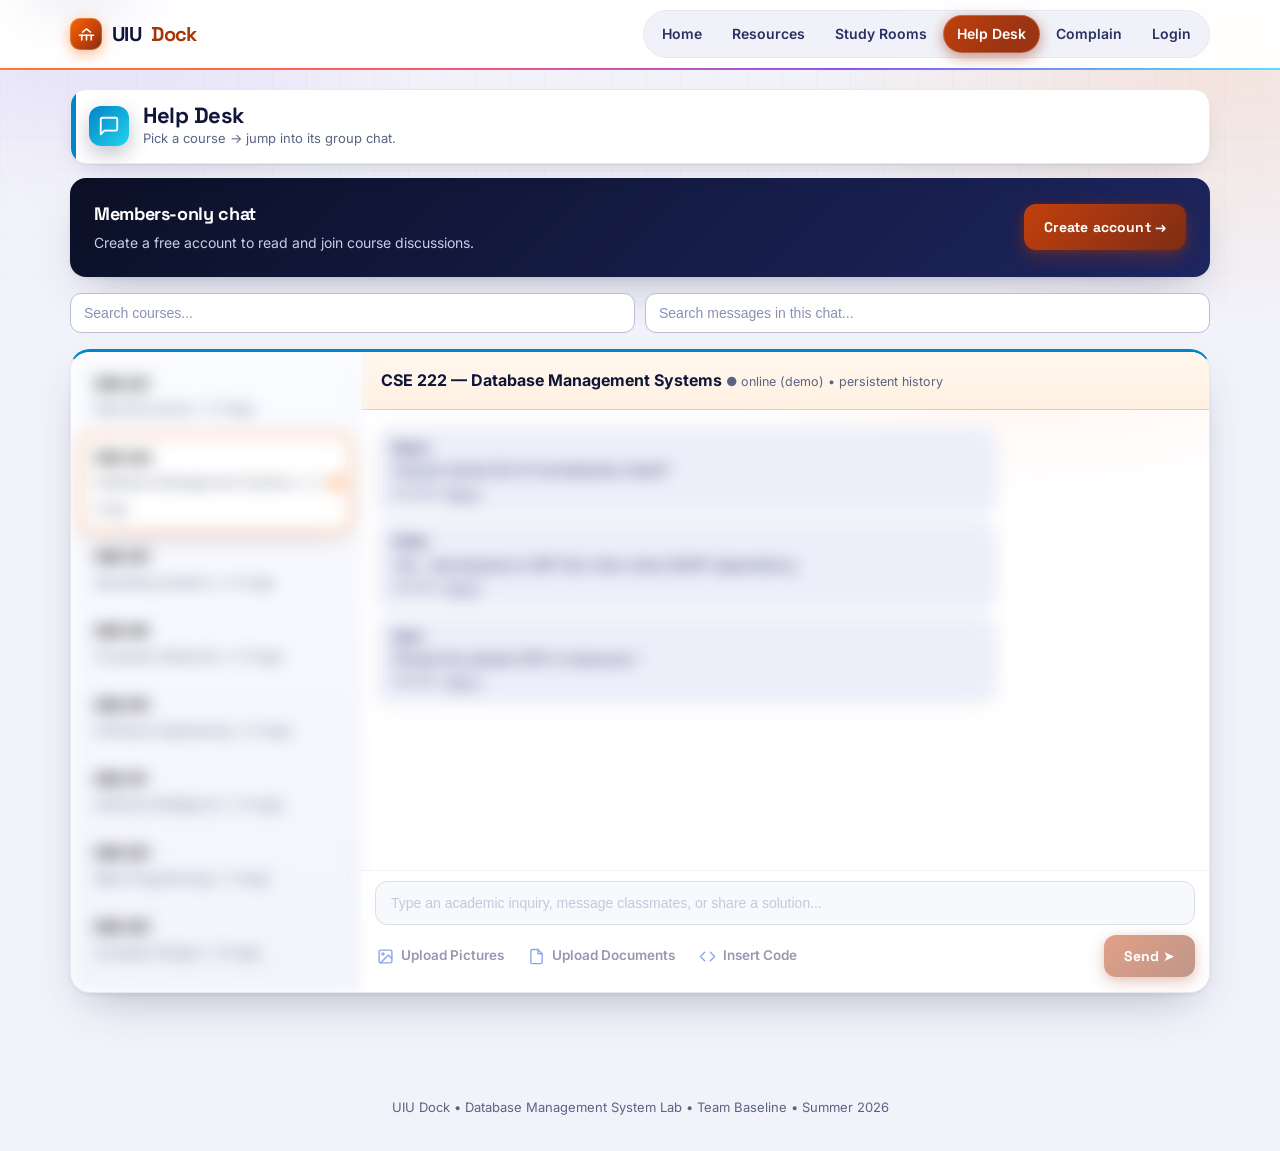
<file: frontend/help-desk.html>
<!DOCTYPE html><html lang="en"><head><meta charset="UTF-8"><meta name="viewport" content="width=device-width,initial-scale=1">
<title>Help Desk - UIU Dock</title>
<meta name="description" content="Course-wise persistent group chats for quick peer help.">
<meta name="theme-color" content="#FFFFFF">
<link rel="preconnect" href="https://fonts.googleapis.com"><link rel="preconnect" href="https://fonts.gstatic.com" crossorigin>
<link href="https://fonts.googleapis.com/css2?family=Inter:wght@400;500;600;700&family=Space+Grotesk:wght@500;600;700&display=swap" rel="stylesheet">
<link rel="stylesheet" href="css/styles.css"></head><body class="pg-help">
<a class="skip-link" href="#main">Skip to content</a>
<header class="topbar"><div class="topbar-inner"><a class="logo" href="index.html" aria-label="UIU Dock home"><span class="brand-mark" aria-hidden="true"><svg viewBox="0 0 24 24" fill="none" stroke="#fff" stroke-width="2" stroke-linecap="round" stroke-linejoin="round"><path d="M3 13h18"/><path d="M6 13v6"/><path d="M12 13v6"/><path d="M18 13v6"/><path d="M7 9l5-4 5 4"/></svg></span>UIU <span>Dock</span></a>
<button class="nav-toggle" onclick="toggleNav()" aria-label="Toggle navigation" aria-expanded="false" aria-controls="mainNav"><svg viewBox="0 0 24 24" fill="none" stroke="currentColor" stroke-width="2" stroke-linecap="round" aria-hidden="true"><path d="M4 7h16"/><path d="M4 12h16"/><path d="M4 17h16"/></svg> Menu</button>
<nav class="nav" id="mainNav" aria-label="Main"><a href="index.html">Home</a><a href="resources.html">Resources</a><a href="rooms.html">Study Rooms</a><a href="help-desk.html" class="active" aria-current="page">Help Desk</a><a href="complain.html">Complain</a><a href="admin.html">Admin</a><a href="login.html">Login</a></nav><div class="notif-wrap"><button id="notifBtn" onclick="toggleNotifs(event)" aria-label="Notifications"><svg viewBox="0 0 24 24" fill="none" stroke="currentColor" stroke-width="1.8" stroke-linecap="round" stroke-linejoin="round" aria-hidden="true"><path d="M6 8a6 6 0 0 1 12 0c0 7 3 9 3 9H3s3-2 3-9"/><path d="M10.3 21a1.94 1.94 0 0 0 3.4 0"/></svg><span id="notifCount"></span></button><div id="notifPanel"></div></div></div></header>
<main class="wrap" id="main"><div class="page-head"><div class="icon-badge ib-help"><svg viewBox="0 0 24 24" fill="none" stroke="currentColor" stroke-width="2" stroke-linecap="round" stroke-linejoin="round"><path d="M21 15a2 2 0 0 1-2 2H7l-4 4V5a2 2 0 0 1 2-2h14a2 2 0 0 1 2 2z"/></svg></div><div><h1>Help Desk</h1><p class="meta">Pick a course → jump into its group chat.</p></div></div>
<div class="guest-gate" id="guestGate"><div style="flex:1;min-width:220px"><h2>Members-only chat</h2><p>Create a free account to read and join course discussions.</p></div><a class="btn" href="login.html">Create account →</a></div>
<div class="chat-filters" data-reveal><input id="q" placeholder="Search courses..." aria-label="Search courses"><input id="mq" placeholder="Search messages in this chat..." aria-label="Search messages"></div>
<div class="chat-layout" data-reveal><div class="course-list" id="clist" role="listbox" aria-label="Courses"></div>
<div class="chat-pane"><div class="chat-head"><b id="ctitle"></b> <span class="meta" id="csub"></span></div>
<div class="msgs" id="msgs" aria-live="polite"></div>
<div class="composer">
<div class="staged-row" id="staged"></div>
<input id="in" placeholder="Type an academic inquiry, message classmates, or share a solution..." aria-label="Message" autocomplete="off">
<div class="composer-actions">
<button class="tool-btn" onclick="document.getElementById('picUp').click()"><svg viewBox="0 0 24 24" fill="none" stroke="currentColor" stroke-width="2" stroke-linecap="round" stroke-linejoin="round"><rect x="3" y="3" width="18" height="18" rx="2"/><circle cx="8.5" cy="8.5" r="1.5"/><path d="M21 15l-5-5L5 21"/></svg>Upload Pictures</button>
<button class="tool-btn" onclick="document.getElementById('docUp').click()"><svg viewBox="0 0 24 24" fill="none" stroke="currentColor" stroke-width="2" stroke-linecap="round" stroke-linejoin="round"><path d="M14 2H6a2 2 0 0 0-2 2v16a2 2 0 0 0 2 2h12a2 2 0 0 0 2-2V8z"/><path d="M14 2v6h6"/></svg>Upload Documents</button>
<button class="tool-btn" onclick="insertCode()"><svg viewBox="0 0 24 24" fill="none" stroke="currentColor" stroke-width="2" stroke-linecap="round" stroke-linejoin="round"><path d="M16 18l6-6-6-6M8 6l-6 6 6 6"/></svg>Insert Code</button>
<button class="btn" onclick="send()">Send ➤</button>
</div>
<input type="file" id="picUp" accept="image/*" multiple hidden>
<input type="file" id="docUp" accept=".pdf,.doc,.docx,.txt,.md,.zip,.ppt,.pptx,.xls,.xlsx" multiple hidden>
</div></div></div></main>
<div class="footer">UIU Dock • Database Management System Lab • Team Baseline • Summer 2026</div><div class="toast" id="toast" role="status" aria-live="polite"></div>
<script src="js/seed.js"></script><script src="js/store.js"></script>
<script>document.documentElement.classList.add('js');
let db=getDB(),cur=db.courses[1].code;
function renderList(){const q=document.getElementById('q').value.toLowerCase();
 const list=db.courses.filter(c=>(c.code+c.title).toLowerCase().includes(q));
 document.getElementById('clist').innerHTML=list.map(c=>{const n=(db.msgs[c.code]||[]).length;
 return `<button class="course-item ${c.code===cur?'active':''}" role="option" aria-selected="${c.code===cur}" onclick="sel('${escapeHTML(c.code)}')"><b>${escapeHTML(c.code)}</b><small>${escapeHTML(c.title)} • ${n} msgs</small></button>`;}).join('')||'<p class="meta" style="padding:14px">No courses match.</p>';}
function sel(code){cur=code;renderChat();renderList();pulseChatHead();}
function fmtBody(x){
  let h=escapeHTML(x||'');
  h=h.replace(/```(\w*)\n?([\s\S]*?)```/g,function(_,lang,code){return `<pre data-lang="${escapeHTML(lang||'code')}">${code.replace(/^\n+|\n+$/g,'')}</pre>`;});
  return h;
}
function attChips(atts){
  return (atts||[]).map(a=>`<span class="att-chip ${a.kind}">${a.kind==='pic'?'🖼':'📄'} ${escapeHTML(a.name)}</span>`).join('');
}
let staged=[];
function renderStaged(){
  const box=document.getElementById('staged');
  box.classList.toggle('has',staged.length>0);
  box.innerHTML=(staged.length?'<span class="staged-label">📌 Staged:</span>':'')+staged.map((a,i)=>`<span class="staged-chip ${a.kind}"><span class="staged-ico">${a.kind==='pic'?'🖼':'📄'}</span> ${escapeHTML(a.name)} <button onclick="dropStaged(${i})" aria-label="Remove ${escapeHTML(a.name)}">✕</button></span>`).join('');
}
function dropStaged(i){staged.splice(i,1);renderStaged();}
function stageFiles(files,kind){
  [...files].slice(0,5-staged.length).forEach(f=>staged.push({name:f.name,kind}));
  if(files.length&&staged.length>=5)toast('Max 5 staged files (demo)');
  renderStaged();
}
function insertCode(){
  const el=document.getElementById('in');
  const snippet='```sql\nSELECT * FROM CourseHelpMessage WHERE course_code = \'CSE 222\';\n```';
  const s=el.selectionStart||el.value.length,e=el.selectionEnd||el.value.length;
  el.value=el.value.slice(0,s)+(el.value.slice(0,s)&&!el.value.slice(0,s).endsWith('\n')?'\n':'')+snippet+'\n'+el.value.slice(e);
  el.focus();
}
function renderChat(){const c=db.courses.find(x=>x.code===cur);document.getElementById('ctitle').textContent=c.code+' — '+c.title;
 document.getElementById('csub').textContent='● online (demo) • persistent history';
 const mq=(document.getElementById('mq').value||'').toLowerCase();const me=db.user?db.user.name:'You';
 const list=(db.msgs[cur]||[]).filter(m=>!mq||(m.u+m.x).toLowerCase().includes(mq));
  document.getElementById('msgs').innerHTML=list.map(m=>`<div class="msg ${m.u===me?'me':''}"><b class="msg-name">${escapeHTML(m.u)}</b><div class="msg-body">${fmtBody(m.x)}</div>${attChips(m.atts)}<small>${escapeHTML(m.t)}${m.u!==me?` • <a href="#" onclick="repMsg('${cur}','${m.id}');return false;" style="text-decoration:underline">Report</a>`:''}</small></div>`).join('')||'<div class="empty"><h2>No messages yet</h2><p>Start the discussion — ask the first question for '+escapeHTML(cur)+'.</p></div>';
  const box=document.getElementById('msgs');box.scrollTop=box.scrollHeight;}
function send(){const el=document.getElementById('in');const v=el.value.trim();
 if(!v&&!staged.length){toast('Type a message or stage a file first');el.focus();return;}
 if(!requireAuth('Create an account to join the chat'))return;const me=db.user?db.user.name:'You';
 if(isSuspended(me)){toast('Your account is suspended — chat blocked.');return;}
 const mutedUntil=isMuted(me);if(mutedUntil){toast('You are muted until '+new Date(mutedUntil).toLocaleString([],{month:'short',day:'numeric',hour:'numeric',minute:'2-digit'})+'.');return;}
 (db.msgs[cur]=db.msgs[cur]||[]).push({id:'m'+Date.now(),u:me,x:v,atts:staged.slice(0,5),t:new Date().toLocaleTimeString([],{hour:'numeric',minute:'2-digit'})});
  saveDB(db);el.value='';staged=[];renderStaged();renderChat();renderList();markFreshMessage();}
document.getElementById('picUp').addEventListener('change',e=>{if(!requireAuth('Create an account to share files')){e.target.value='';return;}stageFiles(e.target.files,'pic');e.target.value='';});
document.getElementById('docUp').addEventListener('change',e=>{if(!requireAuth('Create an account to share files')){e.target.value='';return;}stageFiles(e.target.files,'doc');e.target.value='';});
document.getElementById('in').addEventListener('keydown',e=>{if(e.key==='Enter')send();});
function repMsg(course,id){if(!requireAuth('Create an account to report content'))return;const m=(db.msgs[course]||[]).find(x=>String(x.id)===String(id));if(!m)return;
 const reason=prompt('Report message by '+m.u+' — reason?','Spam / abusive / off-topic');if(reason===null)return;
 if(fileReport('message',{refId:id,course,label:m.u+': "'+m.x.slice(0,60)+'"',reason:reason||'No reason given'}))toast('Reported — staff will review');}
document.getElementById('q').oninput=renderList;document.getElementById('mq').oninput=renderChat;
const io=new IntersectionObserver(es=>es.forEach(e=>{if(e.isIntersecting){e.target.classList.add('in');io.unobserve(e.target);}}),{threshold:.1});
document.querySelectorAll('[data-reveal]').forEach(el=>io.observe(el));
if(!currentUser())document.body.classList.add('guest');
renderList();renderChat();
</script></body></html>
</file>
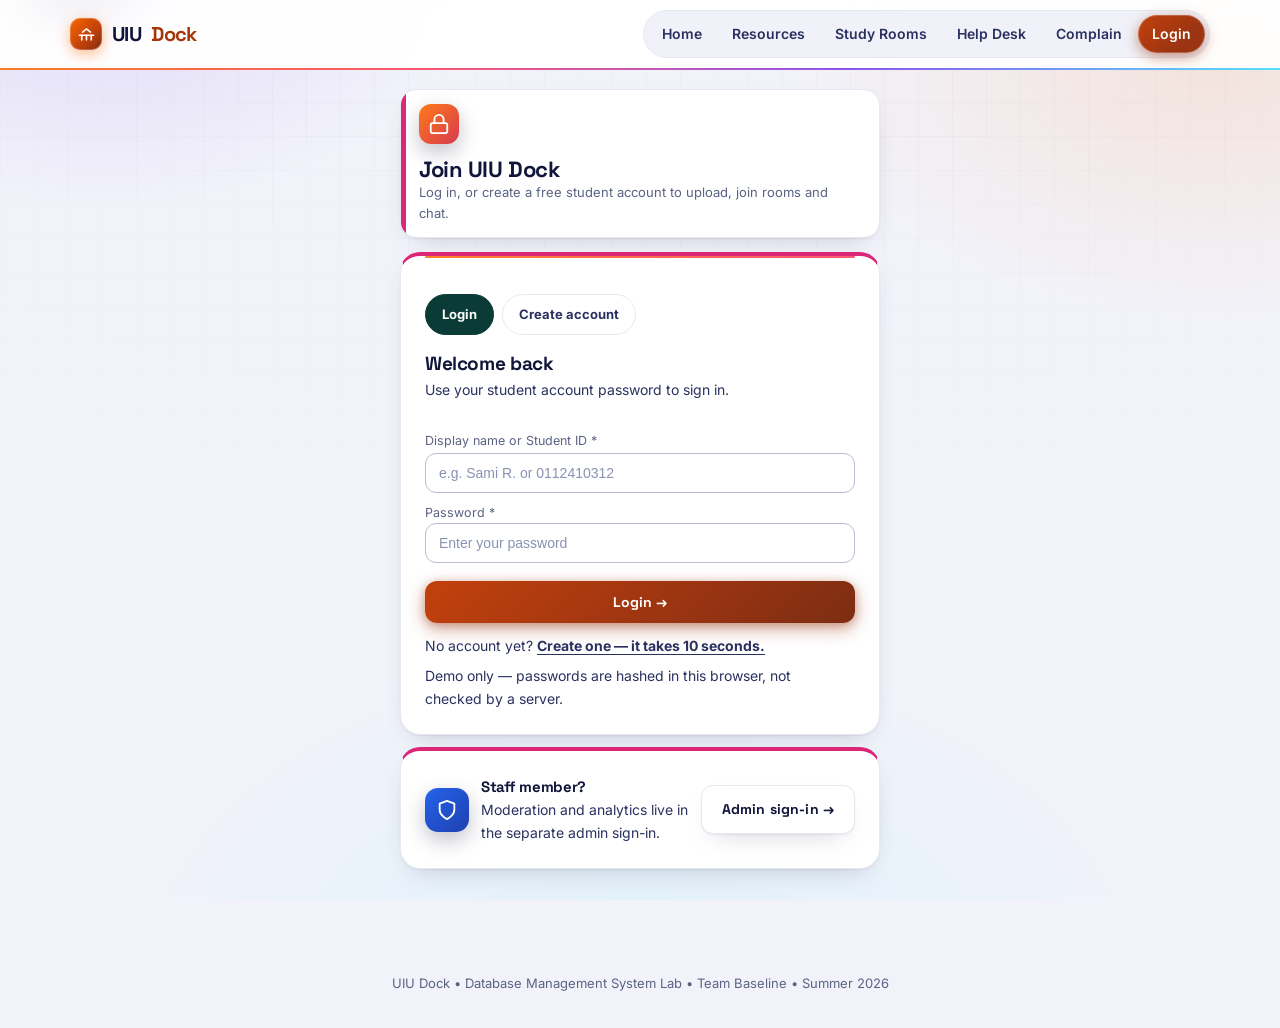
<file: frontend/login.html>
<!DOCTYPE html><html lang="en"><head><meta charset="UTF-8"><meta name="viewport" content="width=device-width,initial-scale=1">
<title>Login - UIU Dock</title>
<meta name="description" content="Student login and account creation for UIU Dock.">
<meta name="theme-color" content="#FFFFFF">
<link rel="preconnect" href="https://fonts.googleapis.com"><link rel="preconnect" href="https://fonts.gstatic.com" crossorigin>
<link href="https://fonts.googleapis.com/css2?family=Inter:wght@400;500;600;700&family=Space+Grotesk:wght@500;600;700&display=swap" rel="stylesheet">
<link rel="stylesheet" href="css/styles.css"></head><body class="pg-login">
<a class="skip-link" href="#main">Skip to content</a>
<header class="topbar"><div class="topbar-inner"><a class="logo" href="index.html" aria-label="UIU Dock home"><span class="brand-mark" aria-hidden="true"><svg viewBox="0 0 24 24" fill="none" stroke="#fff" stroke-width="2" stroke-linecap="round" stroke-linejoin="round"><path d="M3 13h18"/><path d="M6 13v6"/><path d="M12 13v6"/><path d="M18 13v6"/><path d="M7 9l5-4 5 4"/></svg></span>UIU <span>Dock</span></a>
<button class="nav-toggle" onclick="toggleNav()" aria-label="Toggle navigation" aria-expanded="false" aria-controls="mainNav"><svg viewBox="0 0 24 24" fill="none" stroke="currentColor" stroke-width="2" stroke-linecap="round" aria-hidden="true"><path d="M4 7h16"/><path d="M4 12h16"/><path d="M4 17h16"/></svg> Menu</button>
<nav class="nav" id="mainNav" aria-label="Main"><a href="index.html">Home</a><a href="resources.html">Resources</a><a href="rooms.html">Study Rooms</a><a href="help-desk.html">Help Desk</a><a href="complain.html">Complain</a><a href="login.html" class="active" aria-current="page">Login</a></nav><div class="notif-wrap"><button id="notifBtn" onclick="toggleNotifs(event)" aria-label="Notifications"><svg viewBox="0 0 24 24" fill="none" stroke="currentColor" stroke-width="1.8" stroke-linecap="round" stroke-linejoin="round" aria-hidden="true"><path d="M6 8a6 6 0 0 1 12 0c0 7 3 9 3 9H3s3-2 3-9"/><path d="M10.3 21a1.94 1.94 0 0 0 3.4 0"/></svg><span id="notifCount"></span></button><div id="notifPanel"></div></div></div></header>
<main class="wrap wrap-narrow" id="main"><div class="page-head" data-reveal><div class="icon-badge ib-hub"><svg viewBox="0 0 24 24" fill="none" stroke="currentColor" stroke-width="2" stroke-linecap="round" stroke-linejoin="round"><rect x="3" y="11" width="18" height="11" rx="2"/><path d="M7 11V7a5 5 0 0 1 10 0v4"/></svg></div><div><h1>Join UIU Dock</h1><p class="meta">Log in, or create a free student account to upload, join rooms and chat.</p></div></div>
<div class="card p-hub" data-reveal style="margin-top:14px" id="sessionCard" hidden>
<h2>You are signed in</h2><p class="meta" id="sessionWho"></p><br>
<div class="modal-actions"><a class="btn" href="index.html">Back to Home</a> <button class="btn ghost" onclick="doLogout()">Logout</button></div>
</div>
<div class="card p-hub" data-reveal style="margin-top:14px" id="authCard">
<div class="admin-tabs" role="tablist" aria-label="Login or create account">
<button id="tabLogin" class="active" onclick="ltab('login')">Login</button>
<button id="tabReg" onclick="ltab('reg')">Create account</button>
</div>
<div id="pane-login">
<h2>Welcome back</h2><p class="meta">Use your student account password to sign in.</p><br>
<label class="meta" for="n">Display name or Student ID *</label><input id="n" placeholder="e.g. Sami R. or 0112410312" autocomplete="username"><div class="err" id="eN"></div>
<label class="meta" for="p" style="margin-top:10px;display:block">Password *</label><input id="p" type="password" placeholder="Enter your password" autocomplete="current-password"><div class="err" id="eP"></div><br>
<div class="modal-actions"><button class="btn btn-block" onclick="doLogin()">Login →</button></div>
<p class="meta" style="margin-top:12px">No account yet? <a href="#" onclick="ltab('reg');return false;" style="text-decoration:underline;font-weight:700">Create one — it takes 10 seconds.</a></p>
<p class="meta" style="margin-top:8px">Demo only — passwords are hashed in this browser, not checked by a server.</p>
</div>
<div id="pane-reg" style="display:none">
<h2>Create account</h2><p class="meta">Create a student login with your display name, student ID and password.</p><br>
<label class="meta" for="rN">Display name *</label><input id="rN" placeholder="e.g. Sami Rahman" autocomplete="name"><div class="err" id="eRN"></div>
<label class="meta" for="rId" style="margin-top:10px;display:block">Student ID *</label><input id="rId" placeholder="e.g. 0112410312" autocomplete="username"><div class="err" id="eRId"></div>
<label class="meta" for="rP" style="margin-top:10px;display:block">Password *</label><input id="rP" type="password" placeholder="Minimum 8 characters" autocomplete="new-password" minlength="8"><div class="err" id="eRP"></div>
<label class="meta" for="rPC" style="margin-top:10px;display:block">Confirm password *</label><input id="rPC" type="password" placeholder="Re-enter your password" autocomplete="new-password" minlength="8"><div class="err" id="eRPC"></div><br>
<div class="modal-actions"><button class="btn btn-block" onclick="doRegister()">Create account →</button></div>
<p class="meta" style="margin-top:12px">Already registered? <a href="#" onclick="ltab('login');return false;" style="text-decoration:underline;font-weight:700">Log in.</a></p>
</div>
</div>
<div class="card" data-reveal style="margin-top:12px;display:flex;align-items:center;gap:12px;flex-wrap:wrap"><div class="icon-badge ib-admin"><svg viewBox="0 0 24 24" fill="none" stroke="currentColor" stroke-width="2" stroke-linecap="round" stroke-linejoin="round"><path d="M12 22s8-4 8-10V5l-8-3-8 3v7c0 6 8 10 8 10z"/></svg></div><div style="flex:1;min-width:200px"><h2 style="font-size:15px">Staff member?</h2><p class="meta">Moderation and analytics live in the separate admin sign-in.</p></div><a class="btn ghost" href="admin.html">Admin sign-in →</a></div></main>
<div class="footer">UIU Dock • Database Management System Lab • Team Baseline • Summer 2026</div>
<div class="toast" id="toast" role="status" aria-live="polite"></div>
<script src="js/seed.js"></script><script src="js/store.js"></script>
<script>document.documentElement.classList.add('js');
function paintSession(){
  const u=currentUser();
  document.getElementById('sessionCard').hidden=!u;
  document.getElementById('authCard').style.display=u?'none':'block';
  if(u)document.getElementById('sessionWho').textContent='Signed in as '+u.name+' ('+u.role+').';
}
function doLogout(){logout();paintSession();toast('Logged out');}
function ltab(which){
  document.getElementById('tabLogin').classList.toggle('active',which==='login');
  document.getElementById('tabReg').classList.toggle('active',which==='reg');
  document.getElementById('pane-login').style.display=which==='login'?'block':'none';
  document.getElementById('pane-reg').style.display=which==='reg'?'block':'none';
}
async function doLogin(){const n=document.getElementById('n').value.trim(),pw=document.getElementById('p').value;
  showErr('eN',n?'':'Enter your display name or student ID.');showErr('eP',pw?'':'Enter your password.');
  if(!n||!pw)return;
  const r=loginAccount(n,await sha256hex(pw));
  if(!r.ok){showErr('eP',r.msg);return;}
  toast('Welcome back, '+n);setTimeout(()=>location.href='index.html',700);}
async function doRegister(){const n=document.getElementById('rN').value.trim(),id=document.getElementById('rId').value.trim(),pw=document.getElementById('rP').value,pc=document.getElementById('rPC').value;
  showErr('eRN',n?'':'Enter a display name.');showErr('eRId',id?'':'Enter your student ID.');
  showErr('eRP',pw.length>=8?'':'Password must be at least 8 characters.');showErr('eRPC',pw===pc?'':'Passwords do not match.');
  if(!n||!id||pw.length<8||pw!==pc)return;
  const r=registerAccount(n,id,await sha256hex(pw));
  if(!r.ok){showErr('eRN',r.msg);ltab('reg');return;}
  toast('Account created — welcome, '+n);setTimeout(()=>location.href='index.html',700);}
document.getElementById('n').addEventListener('keydown',e=>{if(e.key==='Enter')doLogin();});
document.getElementById('p').addEventListener('keydown',e=>{if(e.key==='Enter')doLogin();});
document.getElementById('rId').addEventListener('keydown',e=>{if(e.key==='Enter')doRegister();});
document.getElementById('rPC').addEventListener('keydown',e=>{if(e.key==='Enter')doRegister();});
const io=new IntersectionObserver(es=>es.forEach(e=>{if(e.isIntersecting){e.target.classList.add('in');io.unobserve(e.target);}}),{threshold:.1});
document.querySelectorAll('[data-reveal]').forEach(el=>io.observe(el));
paintSession();</script>
</body></html>
</file>
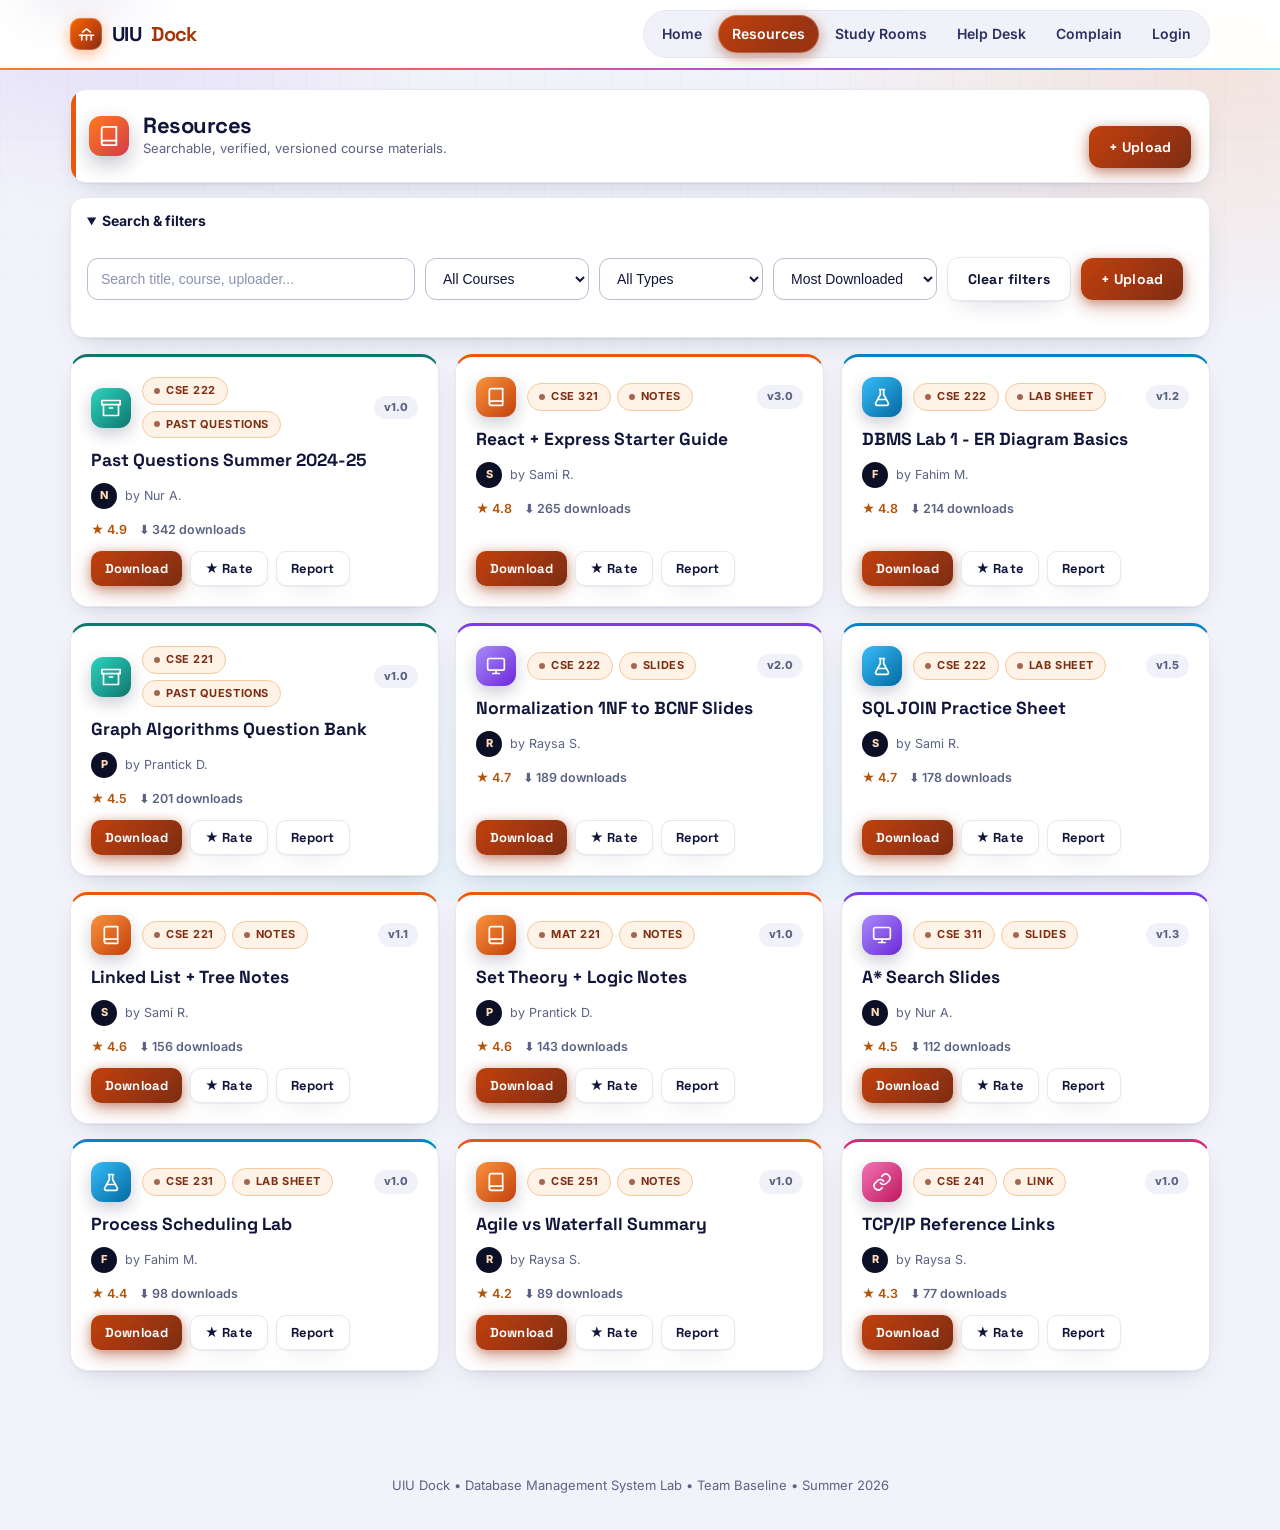
<file: frontend/resources.html>
<!DOCTYPE html><html lang="en"><head><meta charset="UTF-8"><meta name="viewport" content="width=device-width,initial-scale=1">
<title>Resources - UIU Dock</title>
<meta name="description" content="Searchable, verified, versioned UIU course materials.">
<meta name="theme-color" content="#FFFFFF">
<link rel="preconnect" href="https://fonts.googleapis.com"><link rel="preconnect" href="https://fonts.gstatic.com" crossorigin>
<link href="https://fonts.googleapis.com/css2?family=Inter:wght@400;500;600;700&family=Space+Grotesk:wght@500;600;700&display=swap" rel="stylesheet">
<link rel="stylesheet" href="css/styles.css"></head><body class="pg-resources">
<a class="skip-link" href="#main">Skip to content</a>
<header class="topbar"><div class="topbar-inner"><a class="logo" href="index.html" aria-label="UIU Dock home"><span class="brand-mark" aria-hidden="true"><svg viewBox="0 0 24 24" fill="none" stroke="#fff" stroke-width="2" stroke-linecap="round" stroke-linejoin="round"><path d="M3 13h18"/><path d="M6 13v6"/><path d="M12 13v6"/><path d="M18 13v6"/><path d="M7 9l5-4 5 4"/></svg></span>UIU <span>Dock</span></a>
<button class="nav-toggle" onclick="toggleNav()" aria-label="Toggle navigation" aria-expanded="false" aria-controls="mainNav"><svg viewBox="0 0 24 24" fill="none" stroke="currentColor" stroke-width="2" stroke-linecap="round" aria-hidden="true"><path d="M4 7h16"/><path d="M4 12h16"/><path d="M4 17h16"/></svg> Menu</button>
<nav class="nav" id="mainNav" aria-label="Main"><a href="index.html">Home</a><a href="resources.html" class="active" aria-current="page">Resources</a><a href="rooms.html">Study Rooms</a><a href="help-desk.html">Help Desk</a><a href="complain.html">Complain</a><a href="admin.html">Admin</a><a href="login.html">Login</a></nav><div class="notif-wrap"><button id="notifBtn" onclick="toggleNotifs(event)" aria-label="Notifications"><svg viewBox="0 0 24 24" fill="none" stroke="currentColor" stroke-width="1.8" stroke-linecap="round" stroke-linejoin="round" aria-hidden="true"><path d="M6 8a6 6 0 0 1 12 0c0 7 3 9 3 9H3s3-2 3-9"/><path d="M10.3 21a1.94 1.94 0 0 0 3.4 0"/></svg><span id="notifCount"></span></button><div id="notifPanel"></div></div></div></header>
<main class="wrap" id="main"><div class="page-head"><div class="icon-badge ib-hub"><svg viewBox="0 0 24 24" fill="none" stroke="currentColor" stroke-width="2" stroke-linecap="round" stroke-linejoin="round"><path d="M4 19.5A2.5 2.5 0 0 1 6.5 17H20"/><path d="M6.5 2H20v20H6.5A2.5 2.5 0 0 1 4 19.5v-15A2.5 2.5 0 0 1 6.5 2z"/></svg></div><div><h1>Resources</h1><p class="meta">Searchable, verified, versioned course materials.</p></div><div class="hero-cta"><button class="btn" onclick="guardUpload()">+ Upload</button></div></div>
<details class="filters-box" open data-reveal><summary>Search &amp; filters</summary>
<div class="toolbar"><div class="filters">
<input id="q" placeholder="Search title, course, uploader..." aria-label="Search resources">
<select id="fCourse" aria-label="Filter by course"><option value="">All Courses</option></select>
<select id="fType" aria-label="Filter by type"><option value="">All Types</option><option>Notes</option><option>Slides</option><option>Past Questions</option><option>Lab Sheet</option><option>Link</option></select>
<select id="fSort" aria-label="Sort"><option value="dl">Most Downloaded</option><option value="rating">Top Rated</option></select>
</div><button class="btn ghost" onclick="clearF()">Clear filters</button><button class="btn" onclick="guardUpload()">+ Upload</button><span id="courseBtn"></span></div>
</details>
<div class="res-grid" id="grid"></div><div id="empty"></div></main>
<div class="modal-bg" id="m"><div class="modal" role="dialog" aria-modal="true" aria-labelledby="upTitle"><h2 id="upTitle">Upload Resource</h2>
<label for="uT">Title *</label><input id="uT"><div class="err" id="eT"></div>
<label for="uC">Course</label><select id="uC"></select>
<label for="uTy">Type</label><select id="uTy"><option>Notes</option><option>Slides</option><option>Past Questions</option><option>Lab Sheet</option><option>Link</option></select>
<label for="uL">Link (https://... — validated, optional)</label><input id="uL" placeholder="https://drive.google.com/..."><div class="err" id="eL"></div>
<label for="uBy">Submitter name *</label><input id="uBy" placeholder="e.g. Sami Rahman" autocomplete="name"><div class="err" id="eBy"></div>
<div class="modal-actions"><button class="btn" onclick="doUpload()">Submit for Review</button> <button class="btn ghost" onclick="closeModal()">Cancel</button></div></div></div>
<div class="modal-bg" id="cm"><div class="modal" role="dialog" aria-modal="true" aria-labelledby="cmTitle"><h2 id="cmTitle">Propose Course</h2><p class="meta">Granted members can grow the catalog. Appears in filters + Help Desk instantly.</p>
<label for="cCode">Course code *</label><input id="cCode" placeholder="e.g. CSE 341"><div class="err" id="eCode"></div>
<label for="cTitle">Title *</label><input id="cTitle" placeholder="e.g. Machine Learning"><div class="err" id="eTitle"></div>
<label for="cSem">Semester</label><input id="cSem" placeholder="e.g. Summer 2026" value="Summer 2026">
<br><br><div class="modal-actions"><button class="btn" onclick="doAddCourse()">Add course</button> <button class="btn ghost" onclick="closeModal('cm')">Cancel</button></div></div></div>
<div class="modal-bg" id="rateModal"><div class="modal rate-modal" role="dialog" aria-modal="true" aria-labelledby="rateTitle"><h2 id="rateTitle">Rate this resource</h2><p class="meta">Hover to preview, tap a star to choose, then confirm.</p><div class="big-stars" id="bigStars"><button class="big-star" data-n="1" onclick="ratePick(1)" onmouseover="rateHover(1)" onmouseout="rateHover(0)" aria-label="1 out of 5 stars">★</button><button class="big-star" data-n="2" onclick="ratePick(2)" onmouseover="rateHover(2)" onmouseout="rateHover(0)" aria-label="2 out of 5 stars">★</button><button class="big-star" data-n="3" onclick="ratePick(3)" onmouseover="rateHover(3)" onmouseout="rateHover(0)" aria-label="3 out of 5 stars">★</button><button class="big-star" data-n="4" onclick="ratePick(4)" onmouseover="rateHover(4)" onmouseout="rateHover(0)" aria-label="4 out of 5 stars">★</button><button class="big-star" data-n="5" onclick="ratePick(5)" onmouseover="rateHover(5)" onmouseout="rateHover(0)" aria-label="5 out of 5 stars">★</button></div><p class="rate-label" id="rateLabel">Select a rating</p><div class="modal-actions"><button class="btn" id="rateGo" onclick="confirmRate()" disabled>Confirm rating</button> <button class="btn ghost" onclick="closeModal('rateModal')">Cancel</button></div></div></div>
<div class="footer">UIU Dock • Database Management System Lab • Team Baseline • Summer 2026</div><div class="toast" id="toast" role="status" aria-live="polite"></div>
<script src="js/seed.js"></script><script src="js/store.js"></script>
<script>document.documentElement.classList.add('js');
let db=getDB();
const fc=document.getElementById('fCourse'),uc=document.getElementById('uC');
db.courses.forEach(c=>{fc.innerHTML+=`<option>${c.code}</option>`;uc.innerHTML+=`<option>${c.code}</option>`;});
function tcls(type){return {'Notes':'t-notes','Slides':'t-slides','Past Questions':'t-past','Lab Sheet':'t-lab','Link':'t-link'}[type]||'t-notes';}
function tico(type){const p={'Notes':'<path d="M4 19.5A2.5 2.5 0 0 1 6.5 17H20"/><path d="M6.5 2H20v20H6.5A2.5 2.5 0 0 1 4 19.5v-15A2.5 2.5 0 0 1 6.5 2z"/>','Slides':'<rect x="2" y="3" width="20" height="14" rx="2"/><path d="M8 21h8M12 17v4"/>','Past Questions':'<path d="M21 8v13H3V8"/><path d="M1 3h22v5H1z"/><path d="M10 12h4"/>','Lab Sheet':'<path d="M9 3h6M10 3v6L4.5 19a2 2 0 0 0 1.8 3h11.4a2 2 0 0 0 1.8-3L14 9V3"/><path d="M7 15h10"/>','Link':'<path d="M10 13a5 5 0 0 0 7.5.5l3-3a5 5 0 0 0-7-7l-1.7 1.7"/><path d="M14 11a5 5 0 0 0-7.5-.5l-3 3a5 5 0 0 0 7 7l1.7-1.7"/>'}[type]||'';
 return `<svg viewBox="0 0 24 24" fill="none" stroke="currentColor" stroke-width="2" stroke-linecap="round" stroke-linejoin="round">${p}</svg>`;}
function render(){
 const q=document.getElementById('q').value.toLowerCase(),f=fc.value,ty=document.getElementById('fType').value,s=document.getElementById('fSort').value;
 let list=db.resources.filter(r=>r.status==='approved');
 if(q)list=list.filter(r=>(r.t+r.c+r.by).toLowerCase().includes(q));
 if(f)list=list.filter(r=>r.c===f);if(ty)list=list.filter(r=>r.type===ty);
  list.sort((a,b)=>s==='dl'?b.dl-a.dl:davg(b)-davg(a));
   document.getElementById('grid').innerHTML=list.map(r=>{const mine=myStars(r.id);
  return `<div class="res-card ${tcls(r.type)}" data-reveal><div class="res-top"><span class="t-ico">${tico(r.type)}</span><div class="res-tags"><span class="tag">${escapeHTML(r.c)}</span><span class="tag">${escapeHTML(r.type)}</span></div><span class="ver">${escapeHTML(r.v)}</span></div><h3>${escapeHTML(r.t)}</h3><div class="res-by"><span class="avatar">${escapeHTML(r.by.trim().charAt(0).toUpperCase())}</span><span class="meta">by ${escapeHTML(r.by)}</span></div><div class="res-stats"><span class="gold">★ ${escapeHTML(davg(r).toFixed(1))}</span><span>⬇ ${escapeHTML(r.dl)} downloads</span></div><div class="actions"><button class="btn small" onclick="dl(${r.id})">Download</button><button class="btn small ghost" onclick="openRateModal(${r.id})">${mine?('★ '+mine+'/5'):'★ Rate'}</button><button class="btn small ghost" onclick="repRes(${r.id})">Report</button></div></div>`;}).join('');
 document.getElementById('empty').innerHTML=list.length?'':`<div class="empty"><h2>No resources found</h2><p>Try clearing filters — or upload the first one for this course.</p><button class="btn" onclick="guardUpload()">+ Upload Resource</button> <button class="btn ghost" onclick="clearF()">Clear filters</button></div>`;
 watchReveals();
}
function clearF(){document.getElementById('q').value='';fc.value='';document.getElementById('fType').value='';document.getElementById('fSort').value='dl';render();}
['q','fCourse','fType','fSort'].forEach(id=>document.getElementById(id).oninput=render);
const io=new IntersectionObserver(es=>es.forEach(e=>{if(e.isIntersecting){e.target.classList.add('in');io.unobserve(e.target);}}),{threshold:.1});
function watchReveals(){document.querySelectorAll('[data-reveal]:not(.in)').forEach(el=>io.observe(el));}
watchReveals();paintCourseBtn();render();
function doUpload(){const t=document.getElementById('uT').value.trim();const l=document.getElementById('uL').value.trim();const by=document.getElementById('uBy').value.trim();
 showErr('eT',t?'':'Title is required.');showErr('eL',l&&!validURL(l)?'Enter a valid URL or leave blank.':'');showErr('eBy',by?'':'Enter the submitter name.');
 if(!t||!by||(l&&!validURL(l)))return;
 if(isSuspended(by)){toast('That name is suspended — upload blocked.');return;}
 if(!canUpload(by)){toast('Upload permission revoked — contact staff.');return;}
 db.resources.unshift({id:Date.now(),c:uc.value,t,type:document.getElementById('uTy').value,by,dl:0,rating:5.0,v:'v1.0',status:'pending',link:l});
 saveDB(db);closeModal();toast('Submitted — pending staff review');render();}
function guardUpload(){if(!requireAuth('Create an account to upload resources'))return;
 const me=db.user.name;if(!canUpload(me)){toast('Upload permission revoked — contact staff.');return;}openModal();}
function paintCourseBtn(){
  const u=currentUser();
  document.getElementById('courseBtn').innerHTML=(u&&canAddCourse(u.name))?`<button class="btn ghost" onclick="openModal('cm')">＋ Propose course</button>`:'';
}
function doAddCourse(){
  const u=currentUser();if(!u||!canAddCourse(u.name)){toast('Course-add permission required — ask staff.');return;}
  const code=document.getElementById('cCode').value.trim().toUpperCase(),title=document.getElementById('cTitle').value.trim(),sem=document.getElementById('cSem').value.trim()||'Summer 2026';
  showErr('eCode',code?'':'Enter a course code.');showErr('eTitle',title?'':'Enter a title.');
  if(!code||!title)return;
  if(db.courses.some(c=>c.code.toLowerCase()===code.toLowerCase())){showErr('eCode','That course already exists.');return;}
  db.courses.push({code,title,semester:sem});saveDB(db);closeModal('cm');
  document.getElementById('cCode').value='';document.getElementById('cTitle').value='';
  const fc=document.getElementById('fCourse'),uc=document.getElementById('uC');
  fc.innerHTML='<option value="">All Courses</option>';uc.innerHTML='';
  db.courses.forEach(c=>{fc.innerHTML+=`<option>${escapeHTML(c.code)}</option>`;uc.innerHTML+=`<option>${escapeHTML(c.code)}</option>`;});
  render();toast(code+' added to the catalog');
}
function dl(id){if(!requireAuth('Create an account to download files'))return;const r=db.resources.find(x=>x.id===id);r.dl++;saveDB(db);render();toast('Download tracked: '+r.dl);}
function repRes(id){if(!requireAuth('Create an account to report content'))return;const r=db.resources.find(x=>x.id===id);const reason=prompt('Report "'+r.t+'" — reason?','Outdated / wrong course / spam');if(reason===null)return;
 if(fileReport('resource',{refId:id,label:r.t+' ('+r.c+')',reason:reason||'No reason given'}))toast('Reported — staff will review');}
/* 1-5 star ratings (demo): seed rating counts as 10 prior votes, your vote is the 11th */
function myStars(id){const v=db.rated&&db.rated[id];if(v&&typeof v==='object')return v.s;if(v)return 5;return 0;}
function davg(r){const m=myStars(r.id);if(!m)return +r.rating;const b=(db.rated[r.id]&&db.rated[r.id].b!=null)?db.rated[r.id].b:+r.rating;return Math.min(5,+(((b*10+m)/11).toFixed(1)));}
let rateId=null,rateVal=0;const rateNames=['','Terrible','Poor','Average','Good','Excellent'];
function paintBigStars(n){document.querySelectorAll('#bigStars .big-star').forEach(b=>b.classList.toggle('on',+b.dataset.n<=n));}
function rateHover(n){const v=n||rateVal;paintBigStars(v);document.getElementById('rateLabel').textContent=v?(rateNames[v]+' ('+v+'/5)'):'Select a rating';}
function ratePick(n){rateVal=n;paintBigStars(n);document.getElementById('rateLabel').textContent=rateNames[n]+' ('+n+'/5)';document.getElementById('rateGo').disabled=false;}
function openRateModal(id){if(!requireAuth('Create an account to rate resources'))return;const r=db.resources.find(x=>x.id===id);rateId=id;rateVal=myStars(id);document.getElementById('rateTitle').textContent='Rate: '+r.t;document.getElementById('rateGo').disabled=!rateVal;paintBigStars(rateVal);document.getElementById('rateLabel').textContent=rateVal?(rateNames[rateVal]+' ('+rateVal+'/5)'):'Select a rating';openModal('rateModal',null);}
function confirmRate(){if(!rateId||!rateVal)return;const r=db.resources.find(x=>x.id===rateId);db.rated=db.rated||{};const prev=db.rated[rateId];const base=(prev&&typeof prev==='object'&&prev.b!=null)?prev.b:+r.rating;db.rated[rateId]={s:rateVal,b:base};saveDB(db);closeModal('rateModal');render();toast('Thanks for rating '+rateVal+'/5');rateId=null;}

</script></body></html>
</file>
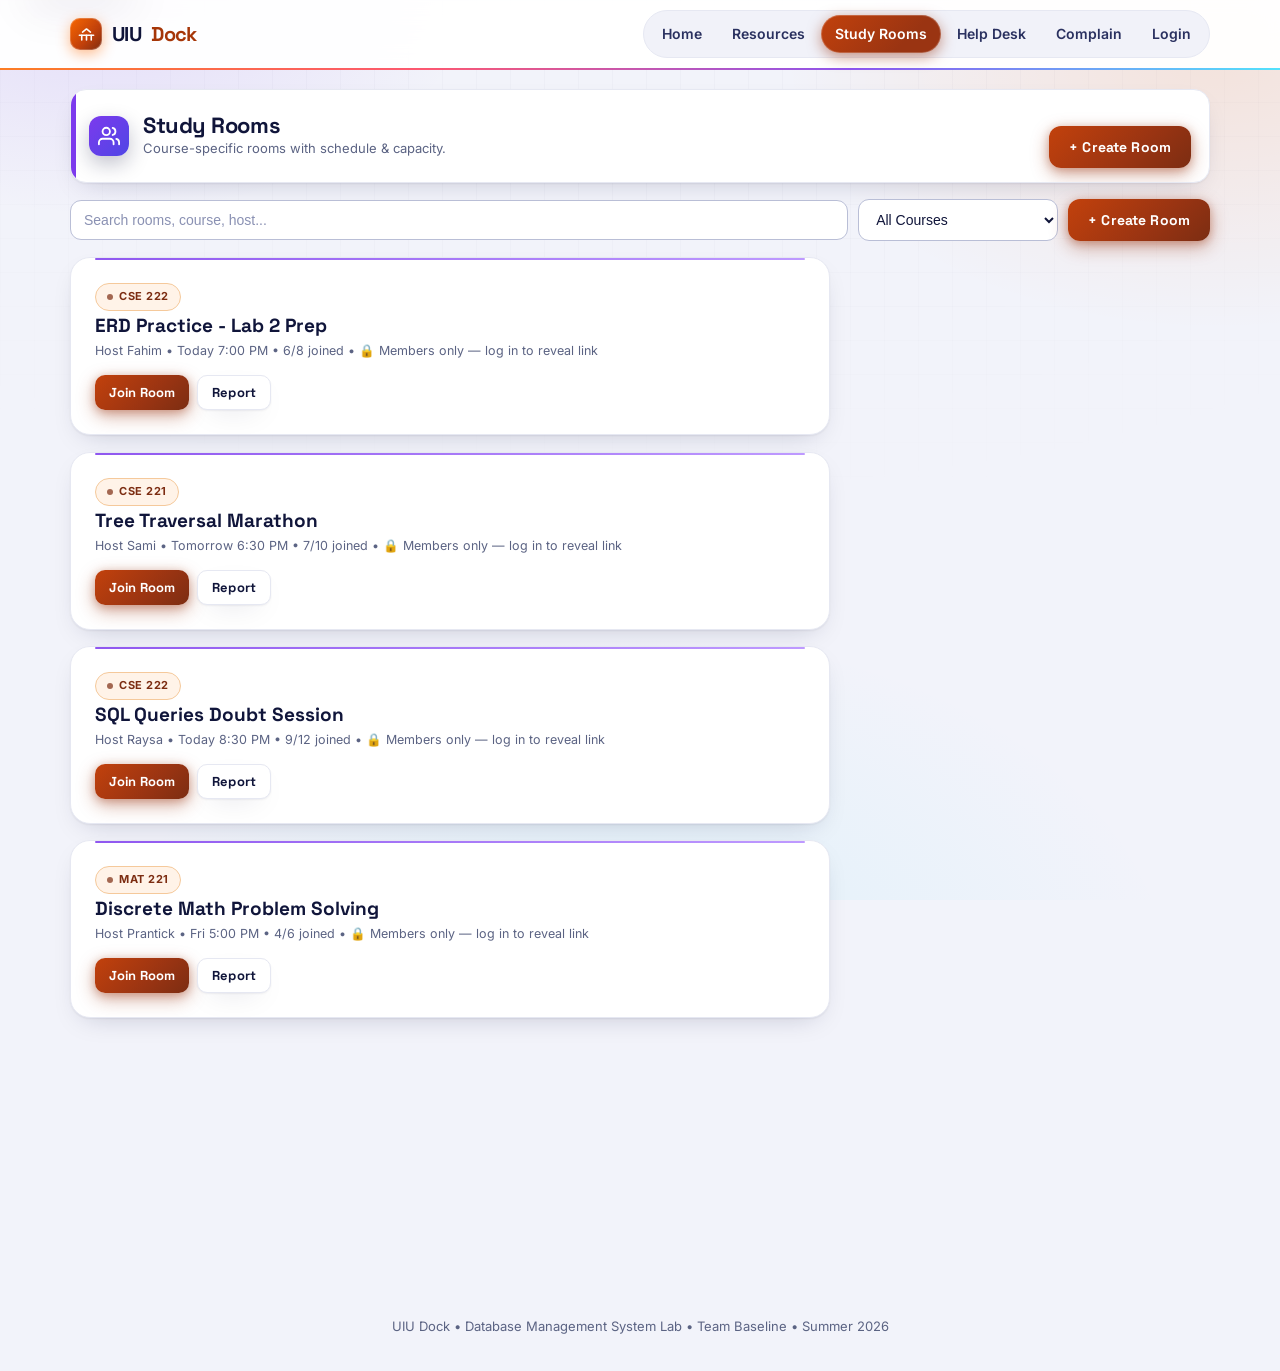
<file: frontend/rooms.html>
<!DOCTYPE html><html lang="en"><head><meta charset="UTF-8"><meta name="viewport" content="width=device-width,initial-scale=1">
<title>Study Rooms - UIU Dock</title>
<meta name="description" content="Course-specific virtual study rooms with schedule and capacity.">
<meta name="theme-color" content="#FFFFFF">
<link rel="preconnect" href="https://fonts.googleapis.com"><link rel="preconnect" href="https://fonts.gstatic.com" crossorigin>
<link href="https://fonts.googleapis.com/css2?family=Inter:wght@400;500;600;700&family=Space+Grotesk:wght@500;600;700&display=swap" rel="stylesheet">
<link rel="stylesheet" href="css/styles.css"></head><body class="pg-rooms">
<a class="skip-link" href="#main">Skip to content</a>
<header class="topbar"><div class="topbar-inner"><a class="logo" href="index.html" aria-label="UIU Dock home"><span class="brand-mark" aria-hidden="true"><svg viewBox="0 0 24 24" fill="none" stroke="#fff" stroke-width="2" stroke-linecap="round" stroke-linejoin="round"><path d="M3 13h18"/><path d="M6 13v6"/><path d="M12 13v6"/><path d="M18 13v6"/><path d="M7 9l5-4 5 4"/></svg></span>UIU <span>Dock</span></a>
<button class="nav-toggle" onclick="toggleNav()" aria-label="Toggle navigation" aria-expanded="false" aria-controls="mainNav"><svg viewBox="0 0 24 24" fill="none" stroke="currentColor" stroke-width="2" stroke-linecap="round" aria-hidden="true"><path d="M4 7h16"/><path d="M4 12h16"/><path d="M4 17h16"/></svg> Menu</button>
<nav class="nav" id="mainNav" aria-label="Main"><a href="index.html">Home</a><a href="resources.html">Resources</a><a href="rooms.html" class="active" aria-current="page">Study Rooms</a><a href="help-desk.html">Help Desk</a><a href="complain.html">Complain</a><a href="admin.html">Admin</a><a href="login.html">Login</a></nav><div class="notif-wrap"><button id="notifBtn" onclick="toggleNotifs(event)" aria-label="Notifications"><svg viewBox="0 0 24 24" fill="none" stroke="currentColor" stroke-width="1.8" stroke-linecap="round" stroke-linejoin="round" aria-hidden="true"><path d="M6 8a6 6 0 0 1 12 0c0 7 3 9 3 9H3s3-2 3-9"/><path d="M10.3 21a1.94 1.94 0 0 0 3.4 0"/></svg><span id="notifCount"></span></button><div id="notifPanel"></div></div></div></header>
<main class="wrap" id="main"><div class="page-head"><div class="icon-badge ib-room"><svg viewBox="0 0 24 24" fill="none" stroke="currentColor" stroke-width="2" stroke-linecap="round" stroke-linejoin="round"><path d="M17 21v-2a4 4 0 0 0-4-4H5a4 4 0 0 0-4 4v2"/><circle cx="9" cy="7" r="4"/><path d="M23 21v-2a4 4 0 0 0-3-3.87"/><path d="M16 3.13a4 4 0 0 1 0 7.75"/></svg></div><div><h1>Study Rooms</h1><p class="meta">Course-specific rooms with schedule &amp; capacity.</p></div><div class="hero-cta"><button class="btn" onclick="guardRoom()">+ Create Room</button></div></div>
<div class="toolbar" data-reveal><input id="q" placeholder="Search rooms, course, host..." aria-label="Search rooms"><select id="fC" aria-label="Filter by course"><option value="">All Courses</option></select><button class="btn" onclick="guardRoom()">+ Create Room</button></div>
<div class="rooms-grid" id="grid"></div><div id="empty"></div></main>
<div class="modal-bg" id="m"><div class="modal" role="dialog" aria-modal="true" aria-labelledby="rmTitle"><h2 id="rmTitle">Create Study Room</h2>
<label for="nT">Topic *</label><input id="nT"><div class="err" id="eT"></div>
<label for="nC">Course</label><select id="nC"></select>
<label for="nW">Schedule * (e.g. Today 7:00 PM)</label><input id="nW" placeholder="Today 7:00 PM"><div class="err" id="eW"></div>
<label for="nCap">Capacity (2–50) *</label><input id="nCap" type="number" value="8" min="2" max="50"><div class="err" id="eC"></div>
<label for="nL">Meeting link (optional, validated)</label><input id="nL" placeholder="https://meet.link/..."><div class="err" id="eL"></div>
<label for="nBy">Host name *</label><input id="nBy" placeholder="e.g. Sami Rahman" autocomplete="name"><div class="err" id="eBy"></div>
<div class="modal-actions"><button class="btn" onclick="doCreate()">Create</button> <button class="btn ghost" onclick="closeModal()">Cancel</button></div></div></div>
<div class="footer">UIU Dock • Database Management System Lab • Team Baseline • Summer 2026</div><div class="toast" id="toast" role="status" aria-live="polite"></div>
<script src="js/seed.js"></script><script src="js/store.js"></script>
<script>document.documentElement.classList.add('js');
let db=getDB();const fc=document.getElementById('fC'),nc=document.getElementById('nC');
db.courses.forEach(c=>{fc.innerHTML+=`<option>${c.code}</option>`;nc.innerHTML+=`<option>${c.code}</option>`;});
function render(){const q=document.getElementById('q').value.toLowerCase(),f=fc.value;
 const guest=!currentUser();
 let list=db.rooms.filter(r=>!f||r.c===f);if(q)list=list.filter(r=>(r.t+r.c+r.host).toLowerCase().includes(q));
 document.getElementById('grid').innerHTML=list.map(r=>{const full=r.joined>=r.cap;
 const link=guest?'<span class="meta">🔒 Members only — log in to reveal link</span>':(r.link?`<a class="room-link" href="${escapeHTML(linkHref(r.link))}" target="_blank" rel="noopener">Join link</a>`:'<span class="meta">no link yet</span>');
 return `<div class="card p-room" data-reveal><span class="tag">${escapeHTML(r.c)}</span><h3>${escapeHTML(r.t)}</h3><div class="meta">Host ${escapeHTML(r.host)} • ${escapeHTML(r.when)} • ${escapeHTML(r.joined)}/${escapeHTML(r.cap)} joined • ${link}</div><div class="actions"><button class="btn small" ${full?'disabled':''} onclick="join(${r.id})">${full?'Full / Waitlist':'Join Room'}</button><button class="btn small ghost" onclick="repRoom(${r.id})">Report</button></div></div>`;}).join('');
 document.getElementById('empty').innerHTML=list.length?'':`<div class="empty"><h2>No rooms for this filter</h2><p>Be the first to host one — pick a course and schedule.</p><button class="btn" onclick="guardRoom()">+ Create Room</button></div>`;
 watchReveals();}
document.getElementById('q').oninput=render;fc.onchange=render;
const io=new IntersectionObserver(es=>es.forEach(e=>{if(e.isIntersecting){e.target.classList.add('in');io.unobserve(e.target);}}),{threshold:.1});
function watchReveals(){document.querySelectorAll('[data-reveal]:not(.in)').forEach(el=>io.observe(el));}
watchReveals();render();
function doCreate(){const t=document.getElementById('nT').value.trim(),w=document.getElementById('nW').value.trim(),cap=+document.getElementById('nCap').value,l=document.getElementById('nL').value.trim(),host=document.getElementById('nBy').value.trim();
 showErr('eT',t?'':'Topic is required.');showErr('eW',w?'':'Schedule is required.');
 showErr('eC',(cap>=2&&cap<=50)?'':'Capacity must be 2–50.');showErr('eL',l&&!validURL(l)?'Enter a valid URL or leave blank.':'');showErr('eBy',host?'':'Enter the host name.');
 if(!t||!w||!host||!(cap>=2&&cap<=50)||(l&&!validURL(l)))return;
 if(isSuspended(host)){toast('That name is suspended — creation blocked.');return;}
 db.rooms.unshift({id:Date.now(),c:nc.value,t,host,when:w,cap,joined:1,link:l||'meet.link/new'});
 saveDB(db);closeModal();render();toast('Room created');}
function guardRoom(){if(requireAuth('Create an account to host study rooms'))openModal();}
function join(id){if(!requireAuth('Create an account to join study rooms'))return;const r=db.rooms.find(x=>x.id===id);if(r.joined<r.cap){r.joined++;saveDB(db);render();toast('Joined — attendance recorded');}else toast('Room full — added to waitlist (demo)');}
function repRoom(id){if(!requireAuth('Create an account to report content'))return;const r=db.rooms.find(x=>x.id===id);const reason=prompt('Report room "'+r.t+'" — reason?','Spam / wrong course / stale');if(reason===null)return;
 if(fileReport('room',{refId:id,label:r.t+' ('+r.c+')',reason:reason||'No reason given'}))toast('Reported — staff will review');}
</script></body></html>
</file>
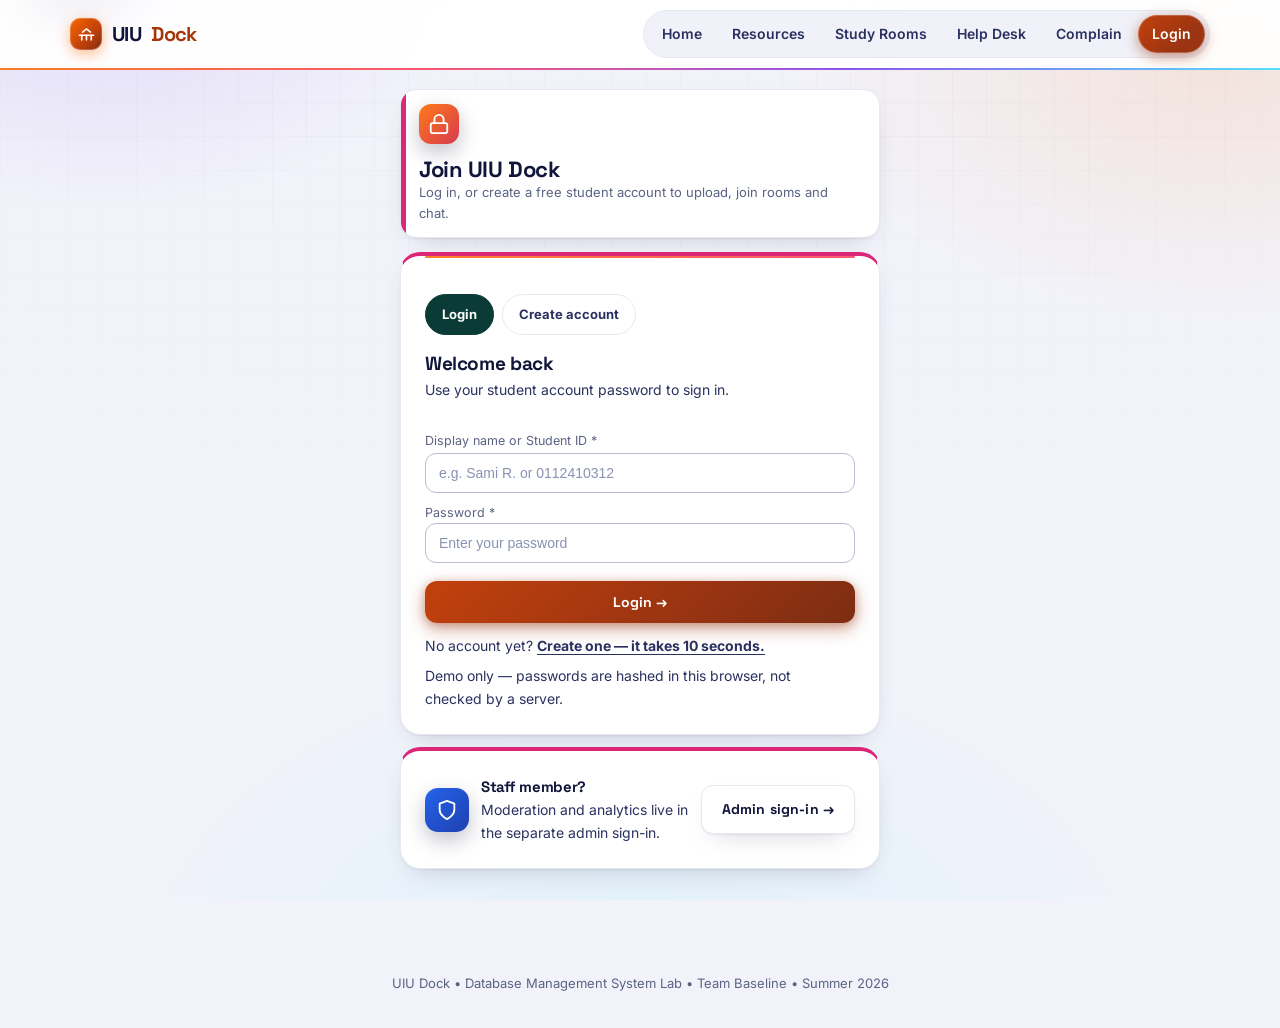
<file: frontend/settings.html>
<!DOCTYPE html><html lang="en"><head><meta charset="UTF-8"><meta name="viewport" content="width=device-width,initial-scale=1">
<title>Settings - UIU Dock</title>
<meta name="description" content="Manage your UIU Dock profile, notifications and account.">
<meta name="theme-color" content="#FFFFFF">
<link rel="preconnect" href="https://fonts.googleapis.com"><link rel="preconnect" href="https://fonts.gstatic.com" crossorigin>
<link href="https://fonts.googleapis.com/css2?family=Inter:wght@400;500;600;700&family=Space+Grotesk:wght@500;600;700&display=swap" rel="stylesheet">
<link rel="stylesheet" href="css/styles.css"></head><body class="pg-login">
<a class="skip-link" href="#main">Skip to content</a>
<header class="topbar"><div class="topbar-inner"><a class="logo" href="index.html" aria-label="UIU Dock home"><span class="brand-mark" aria-hidden="true"><svg viewBox="0 0 24 24" fill="none" stroke="#fff" stroke-width="2" stroke-linecap="round" stroke-linejoin="round"><path d="M3 13h18"/><path d="M6 13v6"/><path d="M12 13v6"/><path d="M18 13v6"/><path d="M7 9l5-4 5 4"/></svg></span>UIU <span>Dock</span></a>
<button class="nav-toggle" onclick="toggleNav()" aria-label="Toggle navigation" aria-expanded="false" aria-controls="mainNav"><svg viewBox="0 0 24 24" fill="none" stroke="currentColor" stroke-width="2" stroke-linecap="round" aria-hidden="true"><path d="M4 7h16"/><path d="M4 12h16"/><path d="M4 17h16"/></svg> Menu</button>
<nav class="nav" id="mainNav" aria-label="Main"><a href="index.html">Home</a><a href="resources.html">Resources</a><a href="rooms.html">Study Rooms</a><a href="help-desk.html">Help Desk</a><a href="complain.html">Complain</a><a href="login.html">Login</a></nav><div class="notif-wrap"><button id="notifBtn" onclick="toggleNotifs(event)" aria-label="Notifications"><svg viewBox="0 0 24 24" fill="none" stroke="currentColor" stroke-width="1.8" stroke-linecap="round" stroke-linejoin="round" aria-hidden="true"><path d="M6 8a6 6 0 0 1 12 0c0 7 3 9 3 9H3s3-2 3-9"/><path d="M10.3 21a1.94 1.94 0 0 0 3.4 0"/></svg><span id="notifCount"></span></button><div id="notifPanel"></div></div></div></header>
<main class="wrap wrap-narrow" id="main">
<div class="page-head" data-reveal><div class="icon-badge ib-help"><svg viewBox="0 0 24 24" fill="none" stroke="currentColor" stroke-width="2" stroke-linecap="round" stroke-linejoin="round"><circle cx="12" cy="12" r="3"/><path d="M19.4 15a1.65 1.65 0 0 0 .33 1.82l.06.06a2 2 0 1 1-2.83 2.83l-.06-.06a1.65 1.65 0 0 0-1.82-.33 1.65 1.65 0 0 0-1 1.51V21a2 2 0 1 1-4 0v-.09A1.65 1.65 0 0 0 9 19.4a1.65 1.65 0 0 0-1.82.33l-.06.06a2 2 0 1 1-2.83-2.83l.06-.06a1.65 1.65 0 0 0 .33-1.82 1.65 1.65 0 0 0-1.51-1H3a2 2 0 1 1 0-4h.09A1.65 1.65 0 0 0 4.6 9a1.65 1.65 0 0 0-.33-1.82l-.06-.06a2 2 0 1 1 2.83-2.83l.06.06a1.65 1.65 0 0 0 1.82.33H9a1.65 1.65 0 0 0 1-1.51V3a2 2 0 1 1 4 0v.09a1.65 1.65 0 0 0 1 1.51 1.65 1.65 0 0 0 1.82-.33l.06-.06a2 2 0 1 1 2.83 2.83l-.06.06a1.65 1.65 0 0 0-.33 1.82V9a1.65 1.65 0 0 0 1.51 1H21a2 2 0 1 1 0 4h-.09a1.65 1.65 0 0 0-1.51 1z"/></svg></div><div><h1>Settings</h1><p class="meta" id="who"></p></div></div>
<div id="gate"></div>
<div id="body" style="display:none">
<div class="card" data-reveal><h2>Profile</h2><p class="meta">Renaming updates everything you authored — resources, rooms, messages.</p><br>
<label class="meta" for="sName">Display name *</label><input id="sName"><div class="err" id="eName"></div>
<label class="meta" for="sId" style="margin-top:10px;display:block">Student ID *</label><input id="sId"><div class="err" id="eId"></div><br>
<div class="modal-actions"><button class="btn" onclick="saveProfile()">Save changes</button></div></div>
<div class="card" data-reveal style="margin-top:14px"><h2>Password</h2><p class="meta">Change the password used for your student login.</p><br>
<label class="meta" for="curPw">Current password *</label><input id="curPw" type="password" autocomplete="current-password"><div class="err" id="eCurPw"></div>
<label class="meta" for="newPw" style="margin-top:10px;display:block">New password *</label><input id="newPw" type="password" placeholder="Minimum 8 characters" autocomplete="new-password" minlength="8"><div class="err" id="eNewPw"></div>
<label class="meta" for="confirmPw" style="margin-top:10px;display:block">Confirm new password *</label><input id="confirmPw" type="password" autocomplete="new-password" minlength="8"><div class="err" id="eConfirmPw"></div><br>
<div class="modal-actions"><button class="btn" onclick="changePw()">Change password</button></div></div>
<div class="card" data-reveal style="margin-top:14px"><h2>My permissions</h2><p class="meta">Granted by staff. Uploads need approval before going live.</p><div id="myPerms" style="margin-top:8px"></div></div>
<div class="card" data-reveal style="margin-top:14px"><h2>Notifications</h2><p class="meta">Choose what lands in your 🔔 bell.</p>
<div class="pref"><input type="checkbox" id="pUploads"><label for="pUploads">My uploads approved / removed</label></div>
<div class="pref"><input type="checkbox" id="pReports"><label for="pReports">My reports resolved</label></div>
<div class="pref"><input type="checkbox" id="pRooms"><label for="pRooms">Rooms I host are closed + announcements</label></div>
<div class="modal-actions"><button class="btn" onclick="savePrefs()">Save preferences</button></div></div>
<div class="card" data-reveal style="margin-top:14px"><h2>Account</h2>
<div class="set-row"><div class="grow"><b>Logout</b><p class="meta">Sign out on this browser.</p></div><button class="btn ghost" onclick="doLogout()">Logout</button></div>
<div class="danger-zone"><b>Delete account</b><p class="meta">Removes your login. Optionally wipe everything you posted first.</p><div class="modal-actions"><button class="btn ghost" onclick="wipeMine()">Wipe my content</button> <button class="btn danger" onclick="delAccount()">Delete my account</button></div></div>
</div>
</div></main>
<div class="footer">UIU Dock • Settings</div>
<div class="toast" id="toast" role="status" aria-live="polite"></div>
<script src="js/seed.js"></script><script src="js/store.js"></script>
<script>document.documentElement.classList.add('js');
let db=getDB();
function paint(){
  db=getDB();const u=db.user;
  if(!u||u.role!=='student'){location.href='login.html';return;}
  document.getElementById('gate').innerHTML='';
  document.getElementById('body').style.display='block';
  document.getElementById('who').textContent='Signed in as '+u.name;
  if(!document.getElementById('sName').value){
    document.getElementById('sName').value=u.name;
    const acc=db.accounts.find(a=>a.name===u.name);
    document.getElementById('sId').value=acc?acc.sid:'';
  }
  const p=db.prefs[u.name]||{};
  document.getElementById('pUploads').checked=p.uploads!==false;
  document.getElementById('pReports').checked=p.reports!==false;
  document.getElementById('pRooms').checked=p.rooms!==false;
  document.getElementById('myPerms').innerHTML=
   `<p style="font-size:14px">📤 Upload resources: <b>${canUpload(u.name)?'Allowed':'Revoked'}</b></p>`+
   `<p style="font-size:14px">📚 Add courses: <b>${canAddCourse(u.name)?'Allowed':'Not granted'}</b></p>`+
   `<p class="meta">Ask staff to change these.</p>`;
}
function saveProfile(){
  const u=db.user;const n=document.getElementById('sName').value.trim(),id=document.getElementById('sId').value.trim();
  showErr('eName',n?'':'Enter a display name.');showErr('eId',id?'':'Enter your student ID.');
  if(!n||!id)return;
  if(n!==u.name){const r=renameMember(u.name,n);if(!r.ok){showErr('eName',r.msg);return;}}
  db=getDB();const acc=db.accounts.find(a=>a.name===n);if(acc){acc.sid=id;saveDB(db);}
  toast('Profile saved');paint();
}
async function changePw(){
  const u=db.user;const cur=document.getElementById('curPw').value,nw=document.getElementById('newPw').value,cf=document.getElementById('confirmPw').value;
  showErr('eCurPw',cur?'':'Enter your current password.');showErr('eNewPw',nw.length>=8?'':'New password must be at least 8 characters.');showErr('eConfirmPw',nw===cf?'':'Passwords do not match.');
  if(!cur||nw.length<8||nw!==cf)return;
  if(nw===cur){showErr('eNewPw','Choose a different password.');return;}
  const r=changePassword(u.name,await sha256hex(cur),await sha256hex(nw));
  if(!r.ok){showErr('eCurPw',r.msg);return;}
  document.getElementById('curPw').value=document.getElementById('newPw').value=document.getElementById('confirmPw').value='';
  toast('Password changed successfully');
}
function savePrefs(){
  const u=db.user.name;db=getDB();
  db.prefs[u]={uploads:document.getElementById('pUploads').checked,reports:document.getElementById('pReports').checked,rooms:document.getElementById('pRooms').checked};
  saveDB(db);toast('Preferences saved');
}
function doLogout(){logout();location.href='index.html';}
function wipeMine(){
  const n=db.user.name;if(!confirm('Delete everything posted by '+n+'?'))return;
  db.resources=db.resources.filter(r=>r.by!==n);db.rooms=db.rooms.filter(r=>r.host!==n);
  Object.keys(db.msgs).forEach(c=>{db.msgs[c]=db.msgs[c].filter(m=>m.u!==n);});
  logAudit('Member wiped own content',n);saveDB(db);toast('Your content was removed');
}
function delAccount(){
  const n=db.user.name;if(!confirm('Delete your account '+n+'? You will be logged out.'))return;
  db.accounts=db.accounts.filter(a=>a.name!==n);delete db.prefs[n];db.user=null;saveDB(db);
  location.href='index.html';
}
paint();
const io=new IntersectionObserver(es=>es.forEach(e=>{if(e.isIntersecting){e.target.classList.add('in');io.unobserve(e.target);}}),{threshold:.1});
document.querySelectorAll('[data-reveal]').forEach(el=>io.observe(el));</script>
</body></html>
</file>
<file: frontend/css/styles.css>
/* UIU Dock — Aurora Dock world. Deep navy + aurora mesh, glass topbar, glowing CTAs. */
:root{
  --navy-950:#070B1F; --navy-900:#0B1026; --navy-800:#151C42; --navy-700:#1E2660;
  --ink:#10153A; --ink2:#2A3160; --muted:#5B6383; --line:#E6E8F2;
  --bg:#F2F3FA; --card:#FFFFFF;
  --orange:#FF6A00; --orange-2:#FF3D5A; --orange-btn:#D9480F; --orange-btn-h:#A63608;
  --violet:#7C3AED; --cyan:#38E1FF; --peach:#FFF3E8; --peach-line:#F5C99B;
  --accent-soft:#FFC79A;
  --radius:20px; --radius-s:14px;
  --ease:cubic-bezier(.16,1,.3,1);
  --dur-fast:150ms; --dur-state:220ms; --dur-view:380ms; --dur-focal:700ms;
  --shadow-s:0 1px 2px rgba(16,21,58,.06),0 10px 28px -14px rgba(16,21,58,.25);
  --shadow-m:0 2px 4px rgba(16,21,58,.06),0 20px 48px -18px rgba(16,21,58,.30);
  --shadow-glow:0 8px 24px rgba(255,106,0,.35),0 2px 8px rgba(255,61,90,.25);
}
*{box-sizing:border-box;margin:0;padding:0}
html{scroll-behavior:smooth}
html.js [data-reveal]{opacity:0;transform:translateY(16px);filter:blur(6px)}
html.js [data-reveal].in{opacity:1;transform:none;filter:blur(0);transition:opacity .6s var(--ease),transform .6s var(--ease),filter .6s var(--ease)}
body{font-family:'Inter','Segoe UI',system-ui,-apple-system,Roboto,Arial,sans-serif;background:var(--bg);color:var(--ink);line-height:1.6;min-height:100vh;position:relative}
h1,h2,h3,.logo,.btn{font-family:'Space Grotesk','Inter','Segoe UI',system-ui,sans-serif}
/* ambient aurora wash behind everything */
body::before{content:"";position:fixed;inset:0;z-index:-2;pointer-events:none;
  background:
    radial-gradient(640px 420px at 8% -4%,rgba(124,58,237,.14),transparent 60%),
    radial-gradient(720px 460px at 95% 6%,rgba(255,106,0,.12),transparent 60%),
    radial-gradient(900px 600px at 50% 110%,rgba(56,225,255,.10),transparent 60%),
    var(--bg);}
body::after{content:"";position:fixed;inset:0;z-index:-1;pointer-events:none;opacity:.5;
  background-image:linear-gradient(rgba(16,21,58,.045) 1px,transparent 1px),linear-gradient(90deg,rgba(16,21,58,.045) 1px,transparent 1px);
  background-size:34px 34px;mask-image:radial-gradient(90% 60% at 50% 0%,#000 30%,transparent 100%)}
a{color:inherit;text-decoration:none;text-underline-offset:3px}
::selection{background:var(--navy-900);color:#FFD9B5}
:focus-visible{outline:3px solid var(--orange);outline-offset:2px;border-radius:6px}
input,select,textarea{caret-color:var(--orange-btn)}
*::-webkit-scrollbar{width:10px;height:10px}
*::-webkit-scrollbar-thumb{background:#232B5E;border-radius:99px;border:2px solid var(--bg)}
*::-webkit-scrollbar-track{background:transparent}

/* ---------- topbar: white bar, orange identity ---------- */
.topbar{background:rgba(255,255,255,.94);color:var(--ink);position:sticky;top:0;z-index:50;border-bottom:1px solid var(--line);-webkit-backdrop-filter:blur(14px) saturate(1.25);backdrop-filter:blur(14px) saturate(1.25);transition:box-shadow var(--dur-state) var(--ease),background var(--dur-state) var(--ease)}
.topbar::after{content:"";position:absolute;left:0;right:0;bottom:-2px;height:2px;background:linear-gradient(90deg,var(--orange),var(--orange-2),var(--violet),var(--cyan));opacity:.85;pointer-events:none}
.topbar.scrolled{background:rgba(255,255,255,.98);box-shadow:0 12px 32px rgba(16,21,58,.12)}
.topbar-inner{max-width:1180px;margin:auto;display:flex;align-items:center;gap:14px;padding:10px 20px}
.logo{font-weight:800;font-size:20px;letter-spacing:-.03em;display:flex;align-items:center;gap:10px;color:var(--ink)}
a.logo:hover .brand-mark{transform:translateY(-1px)}
.brand-mark{width:32px;height:32px;border-radius:10px;background:linear-gradient(135deg,#FF6A00,#C2410C 60%,#7C2D12);display:grid;place-items:center;flex-shrink:0;box-shadow:0 4px 14px rgba(255,106,0,.45),inset 0 0 0 1px rgba(255,255,255,.22);transition:transform var(--dur-fast) var(--ease)}
.brand-mark svg{width:19px;height:19px}
.logo span{color:var(--orange-btn-h);font-weight:700}
.topbar :focus-visible{outline:3px solid var(--orange-btn);outline-offset:2px}
.nav{display:flex;gap:2px;margin-left:auto;flex-wrap:wrap;align-items:center;background:#F1F2F9;border:1px solid var(--line);border-radius:99px;padding:4px}
.nav a{position:relative;padding:8px 14px;border-radius:99px;font-size:14px;font-weight:600;color:var(--ink2);transition:background var(--dur-fast) var(--ease),color var(--dur-fast) var(--ease),transform var(--dur-fast) var(--ease)}
.nav a:hover{background:#fff;color:var(--ink);box-shadow:var(--shadow-s)}
.nav a:active{transform:scale(.97)}
.nav a.active{background:linear-gradient(135deg,#C2410C,#9A3412 70%);color:#fff;box-shadow:0 4px 14px rgba(154,52,18,.5),inset 0 0 0 1px rgba(255,255,255,.22)}
.nav-toggle{display:none;background:#F1F2F9;color:var(--ink);border:1px solid var(--line);border-radius:12px;padding:8px 12px;font-size:14px;font-weight:600;margin-left:auto;cursor:pointer;align-items:center;gap:8px}
.nav-toggle:hover{background:#E5E7EB}
.nav-toggle svg{width:16px;height:16px}

/* ---------- buttons ---------- */
.btn{display:inline-flex;align-items:center;gap:8px;background:linear-gradient(135deg,#C2410C 0%,#9A3412 60%,#7C2D12 100%);color:#fff;border:0;border-radius:12px;padding:12px 20px;font-weight:700;font-size:14px;letter-spacing:.01em;cursor:pointer;box-shadow:0 6px 18px rgba(154,52,18,.4),0 2px 8px rgba(154,52,18,.3);transition:transform var(--dur-fast) var(--ease),box-shadow var(--dur-fast) var(--ease),filter var(--dur-fast) var(--ease)}
.btn:hover{transform:translateY(-2px);filter:saturate(1.08);box-shadow:0 10px 26px rgba(154,52,18,.5),0 2px 8px rgba(154,52,18,.3)}
.btn:active{transform:translateY(0) scale(.98);box-shadow:0 4px 12px rgba(255,106,0,.3)}
.btn.ghost{background:#fff;color:var(--ink);border:1px solid var(--line);box-shadow:var(--shadow-s)}
.btn.ghost:hover{border-color:var(--peach-line);box-shadow:var(--shadow-m)}
.btn.light{background:rgba(255,255,255,.12);border:1px solid rgba(255,255,255,.25);box-shadow:none;backdrop-filter:blur(6px)}
.btn.light:hover{background:rgba(255,255,255,.2);box-shadow:0 10px 26px rgba(0,0,0,.3)}
.btn.small{padding:8px 14px;font-size:13px;border-radius:10px}
.btn:disabled{opacity:.55;cursor:not-allowed;transform:none!important}

/* ---------- layout ---------- */
.wrap{max-width:1180px;margin:auto;padding:36px 20px 70px}
.wrap h1{font-size:clamp(32px,4vw,46px);font-weight:700;letter-spacing:-.03em;line-height:1.06;margin:10px 0 8px;text-wrap:balance}
.wrap>h1+p.meta{font-size:15px;max-width:68ch;color:var(--muted)}
.wrap>h1::after{content:"";display:block;width:64px;height:5px;border-radius:99px;margin-top:12px;background:linear-gradient(90deg,var(--orange),var(--orange-2),var(--violet))}
.hero h1::after{display:none}
.wrap h2{font-size:22px;font-weight:700;letter-spacing:-.02em;margin:36px 0 12px;text-wrap:balance}

/* ---------- hero: aurora command deck ---------- */
.hero{position:relative;overflow:hidden;background:linear-gradient(160deg,#0A0F2B 0%,#141B4D 55%,#1D1450 100%);color:#fff;border-radius:26px;padding:56px 44px;display:grid;grid-template-columns:1.12fr .88fr;gap:36px;margin-bottom:30px;border:1px solid rgba(255,255,255,.1);box-shadow:0 30px 80px -20px rgba(7,11,31,.6);isolation:isolate}
.hero::before{content:"";position:absolute;inset:0;z-index:-1;
  background:
    radial-gradient(480px 340px at 12% 8%,rgba(255,106,0,.4),transparent 65%),
    radial-gradient(520px 380px at 85% 15%,rgba(124,58,237,.45),transparent 65%),
    radial-gradient(600px 420px at 55% 110%,rgba(56,225,255,.22),transparent 65%);}
.hero::after{content:"";position:absolute;inset:0;z-index:-1;opacity:.35;
  background-image:linear-gradient(rgba(255,255,255,.07) 1px,transparent 1px),linear-gradient(90deg,rgba(255,255,255,.07) 1px,transparent 1px);
  background-size:32px 32px;mask-image:radial-gradient(80% 90% at 30% 20%,#000,transparent 75%)}
.hero-spot{position:absolute;inset:0;z-index:0;pointer-events:none;opacity:0;transition:opacity .4s var(--ease);background:radial-gradient(320px 320px at var(--mx,30%) var(--my,30%),rgba(255,180,120,.22),transparent 65%)}
.hero:hover .hero-spot{opacity:1}
.orb{position:absolute;border-radius:50%;filter:blur(60px);z-index:0;pointer-events:none;mix-blend-mode:screen}
.orb-a{width:260px;height:260px;left:-60px;top:-70px;background:rgba(255,106,0,.5);animation:drift 13s ease-in-out infinite alternate}
.orb-b{width:320px;height:320px;right:-70px;top:6%;background:rgba(124,58,237,.5);animation:drift 17s ease-in-out infinite alternate-reverse}
.orb-c{width:200px;height:200px;left:44%;bottom:-80px;background:rgba(56,225,255,.32);animation:drift 15s ease-in-out infinite alternate}
@keyframes drift{from{transform:translate3d(0,0,0) scale(1)}to{transform:translate3d(36px,28px,0) scale(1.12)}}
.hero>div:first-child{position:relative;z-index:1;animation:dock-rise var(--dur-focal) var(--ease) both}
.hero h1{font-size:clamp(40px,5.2vw,64px);line-height:1;letter-spacing:-.04em;margin:0 0 14px;max-width:13ch}
.hero h1 span{color:#FFC79A}
.hero h1 em{font-style:normal;background:linear-gradient(92deg,#FFB25E,#FF5E3A 60%,#C86BFF);-webkit-background-clip:text;background-clip:text;color:transparent}
.hero p{color:#D6DAF5;max-width:54ch;font-size:16.5px}
.hero-cta{display:flex;gap:12px;flex-wrap:wrap;margin-top:22px}
.hero-meta{display:flex;align-items:center;gap:10px;flex-wrap:wrap;margin-top:20px;font-size:13px;color:#B9BFE3}
.live-dot{width:8px;height:8px;border-radius:50%;background:#4ADE80;box-shadow:0 0 0 4px rgba(74,222,128,.18),0 0 12px rgba(74,222,128,.8);animation:pulse-dot 2s ease-in-out infinite}
@keyframes pulse-dot{50%{box-shadow:0 0 0 7px rgba(74,222,128,.08),0 0 12px rgba(74,222,128,.8)}}
.hero-card{position:relative;z-index:1;background:#FFFFFF;color:var(--ink);border-radius:18px;padding:24px;box-shadow:0 24px 60px rgba(0,0,0,.35);backdrop-filter:blur(10px);animation:dock-settle var(--dur-focal) var(--ease) 90ms both;overflow:hidden}
.hero-card::before{content:"";position:absolute;top:0;left:24px;right:24px;height:2px;background:linear-gradient(90deg,var(--orange),var(--orange-2),var(--violet),var(--cyan));opacity:.8;border-radius:99px}
.hero-card h2{font-size:12px;font-weight:700;letter-spacing:.1em;text-transform:uppercase;color:var(--muted);margin:0 0 12px;display:flex;align-items:center;gap:8px}

/* status pill (not an eyebrow — used inline, never above a heading) */
.pill{display:inline-flex;align-items:center;gap:7px;background:#fff;border:1px solid var(--line);color:var(--ink2);font-size:12px;font-weight:700;letter-spacing:.02em;padding:7px 13px;border-radius:99px;box-shadow:var(--shadow-s)}
.pill i{width:7px;height:7px;border-radius:50%;background:var(--orange);box-shadow:0 0 10px rgba(255,106,0,.8);font-style:normal}

/* ---------- stats: connected instrument strip ---------- */
.stat-grid{display:grid;grid-template-columns:repeat(4,1fr);gap:0;margin:22px 0 10px;background:var(--card);border:1px solid var(--line);border-radius:18px;overflow:hidden;box-shadow:var(--shadow-s)}
.stat{padding:20px 22px;position:relative;background:var(--card)}
.stat+.stat{border-left:1px solid var(--line)}
.stat::after{content:"";position:absolute;left:22px;top:16px;width:26px;height:4px;border-radius:99px;background:linear-gradient(90deg,var(--orange),var(--orange-2));opacity:.9}
.stat:nth-child(2)::after{background:linear-gradient(90deg,var(--violet),#B388FF)}
.stat:nth-child(3)::after{background:linear-gradient(90deg,#0EA5E9,var(--cyan))}
.stat:nth-child(4)::after{background:linear-gradient(90deg,#10B981,#6EE7B7)}
.stat b{font-size:36px;font-weight:700;letter-spacing:-.03em;line-height:1;display:block;margin-top:10px;font-variant-numeric:tabular-nums}
.stat small{color:var(--muted);font-size:13px;font-weight:600}

/* ---------- pillars: three distinct instruments, not triplets ---------- */
.grid3{display:grid;grid-template-columns:repeat(3,1fr);gap:18px;margin-top:16px}
.card{background:var(--card);border:1px solid var(--line);border-radius:var(--radius);padding:24px;position:relative;overflow:hidden;box-shadow:var(--shadow-s);transition:transform 180ms var(--ease),box-shadow 180ms var(--ease),border-color 180ms var(--ease)}
.card::before{content:"";position:absolute;top:0;left:24px;right:24px;height:2px;border-radius:99px;opacity:.85}
.card.p-hub::before{background:linear-gradient(90deg,var(--orange),var(--orange-2))}
.card.p-room::before{background:linear-gradient(90deg,var(--violet),#B388FF)}
.card.p-help::before{background:linear-gradient(90deg,#0EA5E9,var(--cyan))}
.card:hover{transform:translateY(-4px);box-shadow:var(--shadow-m);border-color:#F3C79B}
.card h2,.card h3{font-size:19px;margin:0}
.card-head{display:flex;align-items:center;gap:13px;margin:4px 0 10px}
.card-head h2,.card-head h3{margin:0}
.card p{color:var(--ink2);font-size:14px;max-width:46ch}
.icon-badge{width:44px;height:44px;border-radius:13px;display:grid;place-items:center;color:#fff;box-shadow:0 8px 20px rgba(16,21,58,.25);flex:none}
.icon-badge svg{width:22px;height:22px}
.ib-hub{background:linear-gradient(135deg,#FF7A1A,#D63A4E)}
.ib-room{background:linear-gradient(135deg,#7C3AED,#4F46E5)}
.ib-help{background:linear-gradient(135deg,#0284C7,#22D3EE)}
.ib-admin{background:linear-gradient(135deg,#2563EB,#1E40AF)}
.card .mini-row{display:flex;gap:8px;flex-wrap:wrap;margin:12px 0 16px}

/* ---------- toolbar / inputs ---------- */
.toolbar{display:flex;gap:10px;flex-wrap:wrap;margin:16px 0;align-items:center}
.toolbar input{flex:1 1 180px;min-width:0}
.toolbar select{flex:0 1 200px;min-width:140px}
.toolbar .filters{flex:1;min-width:0}
input,select,textarea{border:1px solid #B9BED6;border-radius:11px;padding:11px 13px;font-size:14px;width:100%;background:#fff;color:var(--ink);transition:border-color var(--dur-fast) var(--ease),box-shadow var(--dur-fast) var(--ease)}
input:focus,select:focus,textarea:focus{border-color:var(--orange-btn);box-shadow:0 0 0 4px rgba(255,106,0,.18);outline:none}
input::placeholder,textarea::placeholder{color:#8A91B3}
.err{color:#B91C1C;font-size:13px;font-weight:600;margin-top:4px;display:none}
.err.show{display:block}
.filters{display:grid;grid-template-columns:2fr 1fr 1fr 1fr;gap:10px}
details.filters-box{background:#fff;border:1px solid var(--line);border-radius:14px;padding:12px 16px;margin:12px 0;box-shadow:var(--shadow-s)}
details.filters-box summary{cursor:pointer;font-weight:700;font-size:14px}

/* ---------- resource + room cards ---------- */
.res-grid{display:grid;grid-template-columns:repeat(3,1fr);gap:16px;margin-top:16px}
.res-card{background:#fff;border:1px solid var(--line);border-radius:18px;padding:20px;display:flex;flex-direction:column;gap:11px;box-shadow:var(--shadow-s);position:relative;overflow:hidden;transition:transform 180ms var(--ease),box-shadow 180ms var(--ease),border-color 180ms var(--ease)}
.res-card::before{content:"";position:absolute;top:0;left:20px;right:20px;height:2px;border-radius:99px;background:linear-gradient(90deg,var(--orange),var(--orange-2));opacity:0;transition:opacity 180ms var(--ease)}
.res-card:hover{transform:translateY(-4px);box-shadow:var(--shadow-m);border-color:#F3C79B}
.res-card:hover::before{opacity:1}
/* type identity: icon tile + tinted top edge per resource type */
.res-top{display:flex;align-items:center;gap:11px}
.t-ico{width:40px;height:40px;border-radius:12px;display:grid;place-items:center;color:#fff;flex-shrink:0;box-shadow:0 6px 16px rgba(16,21,58,.22)}
.t-ico svg{width:20px;height:20px}
.t-notes{--tc:#EA580C}.t-notes .t-ico{background:linear-gradient(135deg,#FB923C,#C2410C)}
.t-slides{--tc:#7C3AED}.t-slides .t-ico{background:linear-gradient(135deg,#A78BFA,#6D28D9)}
.t-past{--tc:#0F766E}.t-past .t-ico{background:linear-gradient(135deg,#2DD4BF,#0F766E)}
.t-lab{--tc:#0284C7}.t-lab .t-ico{background:linear-gradient(135deg,#38BDF8,#0369A1)}
.t-link{--tc:#DB2777}.t-link .t-ico{background:linear-gradient(135deg,#F472B6,#BE185D)}
.res-card.t-notes,.res-card.t-slides,.res-card.t-past,.res-card.t-lab,.res-card.t-link{border-top:3px solid var(--tc)}
.res-tags{display:flex;gap:6px;flex-wrap:wrap}
.ver{margin-left:auto;font-size:11px;font-weight:800;color:var(--muted);background:#F1F2F9;border-radius:99px;padding:3px 10px;white-space:nowrap}
.res-by{display:flex;align-items:center;gap:8px}
.avatar{width:26px;height:26px;border-radius:50%;background:var(--navy-900);color:#FFD9B5;font-size:11px;font-weight:800;display:grid;place-items:center;flex-shrink:0}
.res-stats{display:flex;gap:12px;font-size:12.5px;color:var(--muted);font-weight:600}
.res-stats .gold{color:#B45309}
.res-card h2,.res-card h3{font-size:17.5px;line-height:1.3;margin:0}
.tag{font-size:11px;font-weight:700;letter-spacing:.05em;text-transform:uppercase;background:var(--peach);border:1px solid var(--peach-line);color:#7C2D12;padding:4px 11px;border-radius:99px;display:inline-flex;align-items:center;gap:6px}
.tag::before{content:"";width:6px;height:6px;border-radius:50%;background:currentColor;opacity:.7}
.meta{font-size:12.5px;color:var(--muted)}
.actions{display:flex;gap:8px;margin-top:auto;flex-wrap:wrap}
.empty{background:#fff;border:1px dashed #B9BED6;border-radius:16px;padding:30px;text-align:center;margin-top:16px}
.empty h2{margin-bottom:4px}.empty p{color:var(--muted);font-size:14px;margin-bottom:14px}
.rooms-grid{display:grid;grid-template-columns:repeat(2,1fr);gap:16px;margin-top:16px}

/* ---------- modal / toast ---------- */
.modal-bg{position:fixed;inset:0;background:rgba(7,11,31,.6);backdrop-filter:blur(0px);display:flex;align-items:center;justify-content:center;padding:18px;z-index:99;opacity:0;visibility:hidden;pointer-events:none;transition:opacity var(--dur-view) var(--ease),visibility 0s linear var(--dur-view),backdrop-filter var(--dur-view) var(--ease)}
.modal-bg.open{display:flex;opacity:1;visibility:visible;pointer-events:auto;transition:opacity var(--dur-view) var(--ease),backdrop-filter var(--dur-view) var(--ease);backdrop-filter:blur(8px)}
.modal{background:#fff;border-radius:18px;max-width:560px;width:100%;padding:26px;box-shadow:0 32px 80px rgba(7,11,31,.45);border:1px solid var(--line);transform:translateY(16px) scale(.98);filter:blur(6px);opacity:0;transition:transform var(--dur-view) var(--ease),opacity var(--dur-view) var(--ease),filter var(--dur-view) var(--ease)}
.modal-bg.open .modal{transform:none;filter:blur(0);opacity:1}
.modal h2{margin:0 0 8px}.modal label{font-size:13px;font-weight:600;margin:12px 0 5px;display:block}

/* ---------- chat ---------- */
.chat-layout{display:grid;grid-template-columns:290px 1fr;gap:0;border:1px solid var(--line);border-radius:20px;overflow:hidden;background:#fff;min-height:560px;margin-top:16px;box-shadow:var(--shadow-m)}
.course-list{border-right:1px solid var(--line);background:linear-gradient(180deg,#FAFBFF,#F3F4FB);overflow:auto;max-height:640px;padding:8px}
.course-item{padding:13px 15px;border:0;border-radius:12px;cursor:pointer;background:none;width:100%;text-align:left;font:inherit;display:block;position:relative;transition:background 180ms var(--ease),transform 180ms var(--ease),box-shadow 180ms var(--ease)}
.course-item:hover{background:#fff;transform:translateX(2px);box-shadow:var(--shadow-s)}
.course-item:active{transform:scale(.99)}
.course-item.active{background:#fff;box-shadow:inset 0 0 0 1.5px var(--orange),var(--shadow-s)}
.course-item.active::after{content:"";position:absolute;right:12px;top:50%;transform:translateY(-50%);width:8px;height:8px;border-radius:50%;background:var(--orange);box-shadow:0 0 10px rgba(255,106,0,.8)}
.course-item b{font-size:14px;display:block}.course-item small{color:var(--muted)}
.chat-pane{display:flex;flex-direction:column;background:radial-gradient(500px 200px at 80% 0%,rgba(255,106,0,.07),transparent 70%),#fff}
.chat-head{padding:16px 20px;border-bottom:1px solid var(--peach-line);background:linear-gradient(180deg,#FFF7EE,#FFF1E2);transition:background var(--dur-state) var(--ease)}
.chat-head.swapped{animation:chat-swap 280ms var(--ease)}
.msgs{flex:1;padding:18px;overflow:auto;display:flex;flex-direction:column;gap:10px;max-height:460px}
.msg{max-width:76%;padding:10px 14px;border-radius:14px 14px 14px 5px;font-size:14px;background:#ECEEFA;color:#1A2049;box-shadow:0 2px 8px rgba(16,21,58,.08)}
.msg.me{align-self:flex-end;background:linear-gradient(135deg,#C2410C,#9A3412);color:#fff;border-radius:14px 14px 5px 14px;box-shadow:0 8px 20px rgba(154,52,18,.3)}
.msg small{display:block;font-size:11px;opacity:.8;margin-top:3px}
.msg-body{margin:2px 0}
.msg pre{background:#0B1026;color:#E5E7EB;border-radius:8px;padding:10px 12px;font-size:12.5px;line-height:1.5;overflow:auto;margin:6px 0;font-family:ui-monospace,SFMono-Regular,Menlo,Consolas,monospace;white-space:pre-wrap}
.msg.me pre{background:rgba(0,0,0,.28)}
.att-chip{display:inline-flex;align-items:center;gap:5px;font-size:11.5px;font-weight:700;background:rgba(0,0,0,.08);border-radius:99px;padding:3px 10px;margin:4px 6px 0 0;max-width:100%;overflow:hidden;text-overflow:ellipsis;white-space:nowrap}
.msg.me .att-chip{background:rgba(255,255,255,.2)}
/* ---------- composer: staged files + tool buttons + send ---------- */
.composer{border-top:1px solid var(--line);background:#fff;padding:10px 14px 12px}
.staged-row{display:none;align-items:center;gap:8px;flex-wrap:wrap;padding:2px 2px 10px}
.staged-row.has{display:flex}
.staged-label{font-size:12.5px;font-weight:700;color:var(--ink2)}
.staged-chip{display:inline-flex;align-items:center;gap:7px;font-size:12.5px;font-weight:600;border:1px solid var(--line);background:#F6F7FC;border-radius:9px;padding:6px 8px 6px 10px;max-width:230px}
.staged-chip span:not(.staged-ico){overflow:hidden;text-overflow:ellipsis;white-space:nowrap}
.staged-chip button{background:none;border:0;cursor:pointer;color:var(--muted);font-size:13px;padding:0 2px}
.staged-chip button:hover{color:#B91C1C}
.staged-chip.pic .staged-ico{color:#2563EB}
.staged-chip.doc .staged-ico{color:#DC2626}
.composer #in{width:100%;border:1px solid #B9BED6;border-radius:12px;background:#F1F2F9;padding:13px 15px;font-size:14px}
.composer #in:focus{border-color:var(--orange-btn);box-shadow:0 0 0 4px rgba(255,106,0,.18);outline:none;background:#fff}
.composer-actions{display:flex;align-items:center;gap:20px;margin-top:10px}
.tool-btn{background:none;border:0;cursor:pointer;color:var(--ink2);font:inherit;font-size:13.5px;font-weight:600;display:inline-flex;align-items:center;gap:7px;padding:4px 2px}
.tool-btn:hover{color:var(--orange-btn-h)}
.tool-btn svg{width:17px;height:17px;color:#1D4ED8}
.composer-actions .btn{margin-left:auto}
.toast{position:fixed;bottom:22px;right:22px;background:var(--navy-900);color:#fff;padding:13px 18px;border-radius:12px;border:1px solid rgba(255,255,255,.12);z-index:200;max-width:min(420px,90vw);box-shadow:0 18px 44px rgba(7,11,31,.45);opacity:0;visibility:hidden;transform:translateY(10px) scale(.98);filter:blur(3px);transition:transform var(--dur-state) var(--ease),opacity var(--dur-state) var(--ease),filter var(--dur-state) var(--ease),visibility 0s linear var(--dur-state)}
.toast.show{opacity:1;visibility:visible;transform:none;filter:blur(0)}

/* ---------- tables / misc ---------- */
table.tbl{width:100%;border-collapse:collapse;font-size:14px;background:#fff}
.tbl-wrap{border:1px solid var(--line);border-radius:16px;overflow-x:auto;overflow-y:hidden;margin-top:10px;box-shadow:var(--shadow-s);-webkit-overflow-scrolling:touch}
.tbl-wrap table{min-width:560px}
.tbl th,.tbl td{padding:11px 14px;border-bottom:1px solid var(--line);text-align:left;font-variant-numeric:tabular-nums}
.tbl th{background:var(--navy-900);color:#fff;font-size:12px;text-transform:uppercase;letter-spacing:.06em}
.tbl caption{text-align:left;font-weight:700;padding:10px 14px;background:linear-gradient(90deg,#FFF3E8,#FFE4C7);color:#7C2D12;font-size:13px}
.tbl tbody tr{transition:background 120ms var(--ease)}
.tbl tbody tr:hover{background:var(--peach)}
.badge{font-size:11px;font-weight:700;padding:4px 11px;border-radius:99px;transition:background var(--dur-fast) var(--ease)}
.badge.ok{background:#DCFCE7;color:#14532D}.badge.pend{background:#FEF3C7;color:#78350F}
.footer{text-align:center;color:var(--muted);font-size:13px;padding:34px 18px}
.footer a{text-decoration:underline}
/* ---------- notification bell ---------- */
.notif-wrap{position:relative;margin-left:10px}
#notifBtn{position:relative;display:inline-flex;align-items:center;justify-content:center;background:#F1F2F9;border:1px solid var(--line);color:var(--ink);border-radius:12px;padding:8px 11px;cursor:pointer;transition:background var(--dur-fast) var(--ease)}
#notifBtn:hover{background:#E5E7EB}
#notifBtn svg{width:18px;height:18px}
#notifCount{position:absolute;top:-7px;right:-7px;min-width:19px;height:19px;background:#DC2626;color:#fff;font-size:10.5px;font-weight:800;border-radius:99px;display:grid;place-items:center;padding:0 5px;border:2px solid #fff}
#notifPanel{position:absolute;right:0;top:calc(100% + 10px);width:min(360px,86vw);background:#fff;color:var(--ink);border:1px solid var(--line);border-radius:14px;box-shadow:0 24px 60px rgba(7,11,31,.35);overflow:hidden;display:none;z-index:80}
#notifPanel.open{display:block;animation:page-in 200ms var(--ease) both}
.notif-head{display:flex;align-items:center;justify-content:space-between;padding:11px 14px;border-bottom:1px solid var(--line);background:var(--peach)}
.notif-head b{font-size:13.5px}
.notif-head button{background:none;border:0;color:var(--orange-btn-h);font:inherit;font-size:12.5px;font-weight:700;cursor:pointer}
.notif-item{display:flex;gap:9px;padding:11px 14px;border-bottom:1px solid var(--line);font-size:13px;align-items:flex-start}
.notif-item:last-child{border-bottom:0}
.notif-item:hover{background:#F6F7FC}
.notif-dot{width:8px;height:8px;border-radius:50%;background:transparent;margin-top:5px;flex-shrink:0}
.notif-item.unread .notif-dot{background:var(--orange)}
.notif-text{display:block;color:var(--ink)}
.notif-item small{color:var(--muted);font-size:11.5px}
/* ---------- settings + complain ---------- */
.set-row{display:flex;align-items:center;gap:12px;flex-wrap:wrap;padding:12px 0;border-bottom:1px solid var(--line)}
.set-row:last-child{border-bottom:0}
.set-row .grow{flex:1;min-width:200px}
.pref{display:flex;align-items:center;gap:10px;padding:9px 0;font-size:14px}
.pref input{width:auto;accent-color:var(--orange-btn-h)}
.danger-zone{border:1px solid #FECACA;background:#FFF5F5;border-radius:12px;padding:14px 16px;margin-top:14px}
.demo-note{background:#FFFBEB;border:1px dashed #B45309;border-radius:12px;padding:12px 16px;font-size:13px;margin:16px 0;color:#78350F}
.undo-row{display:flex;gap:10px;align-items:center;flex-wrap:wrap;margin-top:18px}
/* ---------- guests: blurred chat + gate banner ---------- */
body.guest .chat-layout{position:relative}
body.guest .msgs,body.guest .course-list{filter:blur(8px);pointer-events:none;user-select:none}
body.guest .composer{opacity:.5;pointer-events:none}
.guest-gate{display:none;background:linear-gradient(135deg,#0B1026,#1E2660);color:#fff;border-radius:16px;padding:22px 24px;margin:12px 0;align-items:center;gap:16px;flex-wrap:wrap;box-shadow:var(--shadow-m)}
body.guest .guest-gate{display:flex}
.guest-gate h2{color:#fff;margin:0 0 4px;font-size:18px}
.guest-gate p{color:#C9CDE8;font-size:14px;margin:0}
.guest-gate .btn{flex-shrink:0}
.hero-cta-row{margin-top:14px}
.skip-link{position:absolute;left:12px;top:-48px;z-index:100;background:#fff;color:var(--ink);font-weight:700;font-size:14px;padding:10px 16px;border-radius:10px;border:1px solid var(--line);box-shadow:var(--shadow-m);transition:top 160ms var(--ease)}
.skip-link:focus{top:12px}
.hero-course-row{padding:9px 0;border-bottom:1px solid var(--line)}
.modal-actions{display:flex;gap:10px;flex-wrap:wrap;margin-top:18px}
.btn-block{width:100%;justify-content:center}
.wrap-narrow{max-width:520px}
.msg-name{font-size:12px;display:block}
.chat-filters{display:flex;gap:10px;flex-wrap:wrap;margin:16px 0;align-items:center}
.chat-filters input{flex:1 1 220px;min-width:0}
.room-link{color:#1E2660;font-weight:600;text-decoration:underline;text-underline-offset:3px;overflow-wrap:anywhere}
.room-link:hover{color:var(--orange-btn)}

/* ---------- page head: compact, content-first (no tall banners on subpages) ---------- */
.page-head{display:flex;align-items:center;gap:14px;flex-wrap:wrap;background:var(--card);border:1px solid var(--line);border-radius:16px;padding:14px 18px;margin-bottom:14px;box-shadow:var(--shadow-s);position:relative;overflow:hidden}
.page-head::before{content:"";position:absolute;left:0;top:0;bottom:0;width:5px;background:var(--accent,var(--orange))}
.page-head h1{font-size:22px;margin:0;letter-spacing:-.02em}
.page-head h1::after{display:none}
.page-head .meta{font-size:13px;width:100%}
.page-head .hero-cta{margin-left:auto;display:flex;gap:8px;flex-wrap:wrap}
.page-head .icon-badge{width:40px;height:40px;border-radius:12px}
/* per-page identity */
body.pg-resources{--accent:#EA580C}
body.pg-rooms{--accent:#7C3AED}
body.pg-help{--accent:#0284C7}
body.pg-admin{--accent:#2563EB}
body.pg-login{--accent:#DB2777}
body.pg-rooms .res-card::before,body.pg-rooms .card::before{background:linear-gradient(90deg,#7C3AED,#B388FF)}
body.pg-help .chat-layout{border-top:3px solid #0284C7}
body.pg-admin .tbl th{background:#0B2E7A}
body.pg-login{background:radial-gradient(700px 400px at 50% -5%,rgba(219,39,119,.12),transparent 60%),radial-gradient(700px 420px at 90% 10%,rgba(124,58,237,.12),transparent 60%),var(--bg)}
body[class*="pg-"] .wrap{padding-top:20px}
body.pg-rooms .rooms-grid{grid-template-columns:1fr;max-width:760px}
/* rooms cards use the shared top-accent system (::before), no side border */
body.pg-rooms .card{border-left:1px solid var(--line)}
body.pg-rooms .card .actions{margin-top:14px}
body.pg-resources .res-grid{grid-template-columns:repeat(3,1fr)}
body.pg-resources .toolbar{position:sticky;top:60px;z-index:20;background:#fff;padding:8px 0}
body.pg-help .chat-layout{min-height:62vh}
body.pg-admin .stat-grid{grid-template-columns:repeat(4,1fr)}
body.pg-login .card{border-top:4px solid #DB2777}
/* ---------- staff shell: admin looks nothing like student ---------- */
body.pg-admin{background:linear-gradient(180deg,#061A4D 0%,#0B2E7A 180px,var(--bg) 420px)}
body.pg-admin .topbar{background:linear-gradient(135deg,rgba(6,26,77,.95),rgba(11,46,122,.9) 60%,rgba(20,64,155,.9));border-bottom:1px solid rgba(147,197,253,.28)}
body.pg-admin .topbar::after{background:linear-gradient(90deg,#3B82F6,#93C5FD,#38E1FF)}
body.pg-admin .logo{color:#fff}
body.pg-admin .logo span{color:#BFDBFE}
body.pg-admin .topbar :focus-visible{outline-color:#93C5FD}
body.pg-admin .nav{background:rgba(255,255,255,.07);border-color:rgba(255,255,255,.14)}
body.pg-admin .nav a{color:#C9CDE8}
body.pg-admin .nav a:hover{background:rgba(255,255,255,.1);color:#fff;box-shadow:none}
body.pg-admin .nav-toggle{background:rgba(255,255,255,.08);color:#fff;border-color:rgba(255,255,255,.16)}
body.pg-admin .nav-toggle:hover{background:rgba(255,255,255,.16)}
body.pg-admin #notifBtn{background:rgba(255,255,255,.08);border-color:rgba(255,255,255,.16);color:#fff}
body.pg-admin #notifBtn:hover{background:rgba(255,255,255,.17)}
body.pg-admin .brand-mark{background:linear-gradient(135deg,#2563EB,#1E40AF 65%,#172554);box-shadow:0 4px 14px rgba(59,130,246,.5),inset 0 0 0 1px rgba(191,219,254,.3)}
.staff-tag{font-size:10px;font-weight:800;letter-spacing:.1em;text-transform:uppercase;background:#60A5FA;color:#061A4D;padding:4px 10px;border-radius:99px;margin-left:8px}
body.pg-admin .nav a.active{background:linear-gradient(135deg,#2563EB,#1D4ED8);box-shadow:0 4px 14px rgba(59,130,246,.5),inset 0 0 0 1px rgba(191,219,254,.3)}
.admin-tabs{display:flex;gap:8px;flex-wrap:wrap;margin:14px 0}
.admin-tabs button{border:1px solid var(--line);background:#fff;border-radius:99px;padding:9px 16px;font:inherit;font-size:13px;font-weight:700;cursor:pointer;color:var(--ink2)}
.admin-tabs button.active{background:#0B3B37;color:#fff;border-color:#0B3B37}
.admin-tabs button .count{display:inline-block;min-width:22px;background:#BFDBFE;color:#1E40AF;border-radius:99px;font-size:11px;padding:1px 6px;margin-left:6px}
.admin-pane{display:none}.admin-pane.active{display:block;animation:page-in 300ms var(--ease) both}
.mod-row{display:flex;gap:8px;flex-wrap:wrap}
.chat-mod{border:1px solid var(--line);border-radius:14px;background:#fff;margin-bottom:12px;overflow:hidden}
.chat-mod summary{cursor:pointer;padding:12px 16px;font-weight:700;list-style:none}
.chat-mod summary::-webkit-details-marker{display:none}
.chat-mod .mod-msg{display:flex;gap:10px;align-items:flex-start;padding:10px 16px;border-top:1px solid var(--line);font-size:14px}
.chat-mod .mod-msg .txt{flex:1}
.chat-mod .mod-msg small{color:var(--muted)}
/* ---------- flag review cards (site palette: white + orange edge, navy badges) ---------- */
.flag-card{background:#fff;border:1px solid var(--line);border-top:3px solid var(--orange);border-radius:16px;padding:18px 20px;margin-bottom:14px;box-shadow:var(--shadow-s)}
.flag-card.slim{margin:10px 14px;padding:14px 16px}
.flag-head{display:flex;align-items:center;gap:10px;flex-wrap:wrap;font-size:13px}
.flag-cat{background:var(--navy-900);color:#fff;font-weight:800;letter-spacing:.02em;padding:5px 12px;border-radius:7px;font-size:12px}
.flag-n{color:var(--orange-btn-h);font-weight:700;font-family:ui-monospace,Menlo,Consolas,monospace}
.flag-time{margin-left:auto;color:var(--muted);font-family:ui-monospace,Menlo,Consolas,monospace;font-size:12.5px}
.flag-user{display:flex;align-items:center;gap:10px;margin:12px 0 10px;flex-wrap:wrap}
.flag-card.slim .flag-user{margin:0 0 8px}
.flag-noentry{width:38px;height:38px;border-radius:11px;background:var(--peach);color:var(--orange-btn-h);display:grid;place-items:center;flex-shrink:0}
.flag-noentry svg{width:20px;height:20px}
.flag-name{color:var(--ink);font-weight:800;font-size:15px}
.flag-alias{color:var(--muted);font-size:13px}
.flag-trust{background:var(--peach);border:1px solid var(--peach-line);color:#9A3412;font-weight:700;font-size:12.5px;padding:3px 10px;border-radius:7px}
.flag-quote{background:#F6F7FC;border:1px solid var(--line);border-radius:10px;padding:14px 16px;font-size:14px;color:var(--ink);margin-bottom:12px}
.flag-actions{display:flex;gap:8px;flex-wrap:wrap;align-items:center}
.btn.danger{background:linear-gradient(135deg,#DC2626,#991B1B)}
.btn.danger:hover{filter:saturate(1.1)}
.btn.navy{background:linear-gradient(135deg,#1E293B,#0F172A)}
.btn.pale{background:#fff;color:var(--ink);border:1px solid var(--line);box-shadow:none}
.btn.linklike{background:none;border:0;box-shadow:none;color:var(--ink2);font-weight:600;padding:8px 10px}
.audit-logs{margin-top:10px;background:#fff;border:1px solid var(--line);border-radius:10px;padding:10px 14px;font-size:13px}
.audit-logs summary{cursor:pointer;font-weight:700}
.audit-logs li{margin:6px 0 6px 18px;color:var(--ink2)}
.audit-logs small{color:var(--muted)}
/* ---------- overview extras ---------- */
.att-grid{display:grid;grid-template-columns:repeat(3,1fr);gap:14px;margin-top:12px}
.att-card{background:#fff;border:1px solid var(--line);border-radius:14px;padding:16px 18px;box-shadow:var(--shadow-s)}
.att-card b{font-size:26px;display:block;font-variant-numeric:tabular-nums}
.att-card small{color:var(--muted);font-weight:600}
.att-card .btn{margin-top:10px}
.recent-list{background:#fff;border:1px solid var(--line);border-radius:14px;padding:6px 18px;margin-top:10px}
.recent-list li{list-style:none;padding:9px 0;border-bottom:1px solid var(--line);font-size:13.5px}
.recent-list li:last-child{border-bottom:0}
.recent-list small{color:var(--muted)}
@media(max-width:900px){.att-grid{grid-template-columns:1fr}}
.report-open{border-left:4px solid #D97706}
.report-done{opacity:.6}
/* keep large aurora hero ONLY on landing */
.page-hero{position:relative;overflow:hidden;background:linear-gradient(160deg,#0A0F2B 0%,#141B4D 55%,#1D1450 100%);color:#fff;border-radius:22px;padding:34px 30px;margin-bottom:20px;border:1px solid rgba(255,255,255,.1);box-shadow:0 24px 60px -20px rgba(7,11,31,.55);isolation:isolate}
.page-hero::before{content:"";position:absolute;inset:0;z-index:0;background:radial-gradient(420px 280px at 10% 10%,rgba(255,106,0,.38),transparent 65%),radial-gradient(460px 320px at 88% 20%,rgba(124,58,237,.42),transparent 65%),radial-gradient(520px 360px at 55% 115%,rgba(56,225,255,.2),transparent 65%)}
.page-hero::after{content:"";position:absolute;inset:0;z-index:0;opacity:.3;background-image:linear-gradient(rgba(255,255,255,.07) 1px,transparent 1px),linear-gradient(90deg,rgba(255,255,255,.07) 1px,transparent 1px);background-size:30px 30px;mask-image:radial-gradient(75% 90% at 25% 20%,#000,transparent 78%)}
.page-hero>*{position:relative;z-index:1}
.page-hero h1{font-size:clamp(28px,3.6vw,40px);margin:12px 0 6px}
.page-hero h1::after{display:none}
.page-hero .meta{color:#C9CDE8;font-size:14px;max-width:70ch}
.page-hero .hero-cta{margin-top:16px}
.page-hero .orb-a{width:200px;height:200px}.page-hero .orb-b{width:260px;height:260px}.page-hero .orb-c{width:150px;height:150px}
.crumb{display:inline-flex;align-items:center;gap:8px;font-size:12px;font-weight:700;letter-spacing:.08em;text-transform:uppercase;color:#FFC79A;background:rgba(255,255,255,.08);border:1px solid rgba(255,255,255,.16);padding:6px 13px;border-radius:99px}
html.js .page-hero{animation:page-in 480ms var(--ease) both}

/* ---------- authored motion: one focal hero moment + quiet state feedback ---------- */
@keyframes dock-rise{from{opacity:0;transform:translateY(18px);filter:blur(8px)}to{opacity:1;transform:translateY(0);filter:blur(0)}}
@keyframes dock-settle{0%{opacity:0;transform:translateY(20px) scale(.985);filter:blur(10px)}60%{filter:blur(0)}100%{opacity:1;transform:none;filter:blur(0)}}
@keyframes page-in{from{opacity:0;transform:translateY(10px);filter:blur(4px)}to{opacity:1;transform:none;filter:blur(0)}}
@keyframes card-in{from{opacity:0;transform:translateY(12px) scale(.985);filter:blur(5px)}to{opacity:1;transform:none;filter:blur(0)}}
@keyframes msg-in{from{opacity:0;transform:translateY(8px) scale(.98);filter:blur(4px)}to{opacity:1;transform:none;filter:blur(0)}}
@keyframes chat-swap{from{opacity:.3;filter:blur(3px)}to{opacity:1;filter:blur(0)}}
.wrap>h1{animation:page-in 420ms var(--ease) both}
.wrap>h1+p.meta{animation:page-in 420ms var(--ease) 60ms both}
.res-grid>*,.rooms-grid>*,.stat-grid,.grid3>*{animation:card-in 380ms var(--ease) both}
.res-grid>*:nth-child(2){animation-delay:45ms}.res-grid>*:nth-child(3){animation-delay:90ms}.res-grid>*:nth-child(n+4){animation-delay:130ms}
.grid3>*:nth-child(2){animation-delay:70ms}.grid3>*:nth-child(3){animation-delay:140ms}
.msgs>.msg.fresh{animation:msg-in 240ms var(--ease) both}
.modal-bg.open .modal,.toast.show{will-change:transform,opacity}
@media(prefers-reduced-motion:reduce){
  html{scroll-behavior:auto}
  html.js [data-reveal]{opacity:1;transform:none;filter:none}
  .orb,.hero>div:first-child,.hero-card,.wrap>h1,.wrap>h1+p.meta,.res-grid>*,.rooms-grid>*,.grid3>*,.msgs>.msg.fresh,.chat-head.swapped,.live-dot{animation:none!important}
  .btn:hover,.card:hover,.res-card:hover,.course-item:hover{transform:none!important}
  *{transition-duration:1ms!important}
}
@media(max-width:900px){
  .hero{grid-template-columns:1fr;padding:34px 24px}
  .hero h1{font-size:clamp(34px,9vw,44px)}
  .stat-grid{grid-template-columns:1fr 1fr}
  .stat+.stat{border-left:0}.stat:nth-child(even){border-left:1px solid var(--line)}.stat:nth-child(n+3){border-top:1px solid var(--line)}
  .grid3,.res-grid,.rooms-grid{grid-template-columns:1fr}
  .filters{grid-template-columns:1fr}
  .chat-layout{grid-template-columns:1fr}.course-list{max-height:220px}
  .topbar-inner{flex-wrap:wrap}
  .notif-wrap{margin-left:0}
  .nav{display:none;width:100%;flex-direction:column;align-items:stretch;order:4;margin-left:0;border-radius:16px;padding:6px}
  .nav.open{display:flex;animation:card-in 260ms var(--ease) both}
  .nav a{padding:12px 14px;border-radius:12px}
  .nav-toggle{display:inline-flex}
}
@media(max-width:560px){.stat-grid{grid-template-columns:1fr}.stat+.stat{border-left:0;border-top:1px solid var(--line)}}

/* ================= OVERDRIVE: Cinematic Dock =================
   One authored moment: page morph + hero aurora cinema.
   Everything else stays quiet. All enhancements degrade gracefully. */
@view-transition{navigation:auto}
:root{--modal-ox:50%;--modal-oy:22%}
.topbar{view-transition-name:topbar}
.hero{view-transition-name:hero}
.page-head{view-transition-name:page-head}
.hero-card{view-transition-name:hero-card}
/* cross-document root morph: fade + blur + settle (same-document VT uses same keyframes via JS wrapper) */
::view-transition-old(root){animation:vt-out var(--dur-view) var(--ease) both}
::view-transition-new(root){animation:vt-in var(--dur-view) var(--ease) both}
::view-transition-group(topbar){animation-duration:var(--dur-view)}
@keyframes vt-out{from{opacity:1;filter:blur(0);transform:scale(1)}to{opacity:0;filter:blur(10px);transform:scale(.992)}}
@keyframes vt-in{from{opacity:0;filter:blur(10px);transform:translateY(14px) scale(.995)}to{opacity:1;filter:blur(0);transform:none}}
/* dialog morphs from its trigger: origin set from click coords in store.js */
.modal{transform-origin:var(--modal-ox) var(--modal-oy)}
@starting-style{
  .modal-bg.open .modal{opacity:0;transform:translateY(18px) scale(.96);filter:blur(8px)}
  .modal-bg.open{opacity:0;backdrop-filter:blur(0)}
  .toast.show{opacity:0;transform:translateY(10px) scale(.98);filter:blur(3px)}
}
/* scroll progress: thin aurora line under the glass topbar */
.scroll-progress{position:fixed;top:0;left:0;right:0;height:3px;z-index:60;transform-origin:0 50%;transform:scaleX(0);background:linear-gradient(90deg,var(--orange),var(--orange-2),var(--violet),var(--cyan));box-shadow:0 1px 12px rgba(255,106,0,.55)}
@supports (animation-timeline:scroll()){
  .scroll-progress{animation:scrollbar-grow linear both;animation-timeline:scroll();animation-range:0 100%}
  /* hero orbs drift + recede on scroll (CSS-only, no JS) */
  .hero .orb-a{animation:drift 13s ease-in-out infinite alternate,hero-recede linear both;animation-timeline:auto,scroll();animation-range:normal,0 700px}
  .hero .orb-b{animation:drift 17s ease-in-out infinite alternate-reverse,hero-recede linear both;animation-timeline:auto,scroll();animation-range:normal,0 700px}
  .hero{animation:dock-rise var(--dur-focal) var(--ease) both}
}
@keyframes scrollbar-grow{from{transform:scaleX(0)}to{transform:scaleX(1)}}
@keyframes hero-recede{from{opacity:1}to{opacity:.25}}
/* cinematic spotlight follows cursor with a wider, softer wash (position set via rAF in store.js) */
.hero-spot{background:radial-gradient(420px 420px at var(--mx,30%) var(--my,30%),rgba(255,180,120,.26),rgba(200,107,255,.10) 45%,transparent 68%)}
/* tabular numerals stay tabular in animated stats */
.stat b,.tbl td{font-variant-numeric:tabular-nums}
@media(prefers-reduced-motion:reduce){
  ::view-transition-group(*),::view-transition-old(*),::view-transition-new(*){animation:none!important}
  .scroll-progress{display:none}
  .hero-spot{display:none}
}
/* ---------- rating modal: Goodreads-style hover preview + labels ---------- */
.rate-modal{text-align:center}
.rate-modal .meta{text-align:center}
.big-stars{display:flex;gap:8px;justify-content:center;margin:18px 0 8px}
.big-star{background:#F1F2F9;border:1px solid var(--line);border-radius:13px;width:54px;height:54px;font-size:27px;line-height:1;color:#CBD0E4;cursor:pointer;transition:color 120ms var(--ease),background 120ms var(--ease),border-color 120ms var(--ease),transform 120ms var(--ease)}
.big-star.on{background:linear-gradient(135deg,#FFF7E6,#FFE4BC);border-color:var(--peach-line);color:#EA580C;transform:scale(1.07)}
.big-star:active{transform:scale(.96)}
.rate-label{font-weight:700;font-size:15px;min-height:26px;color:var(--ink2)}
.rate-modal .modal-actions{justify-content:center}
</file>
